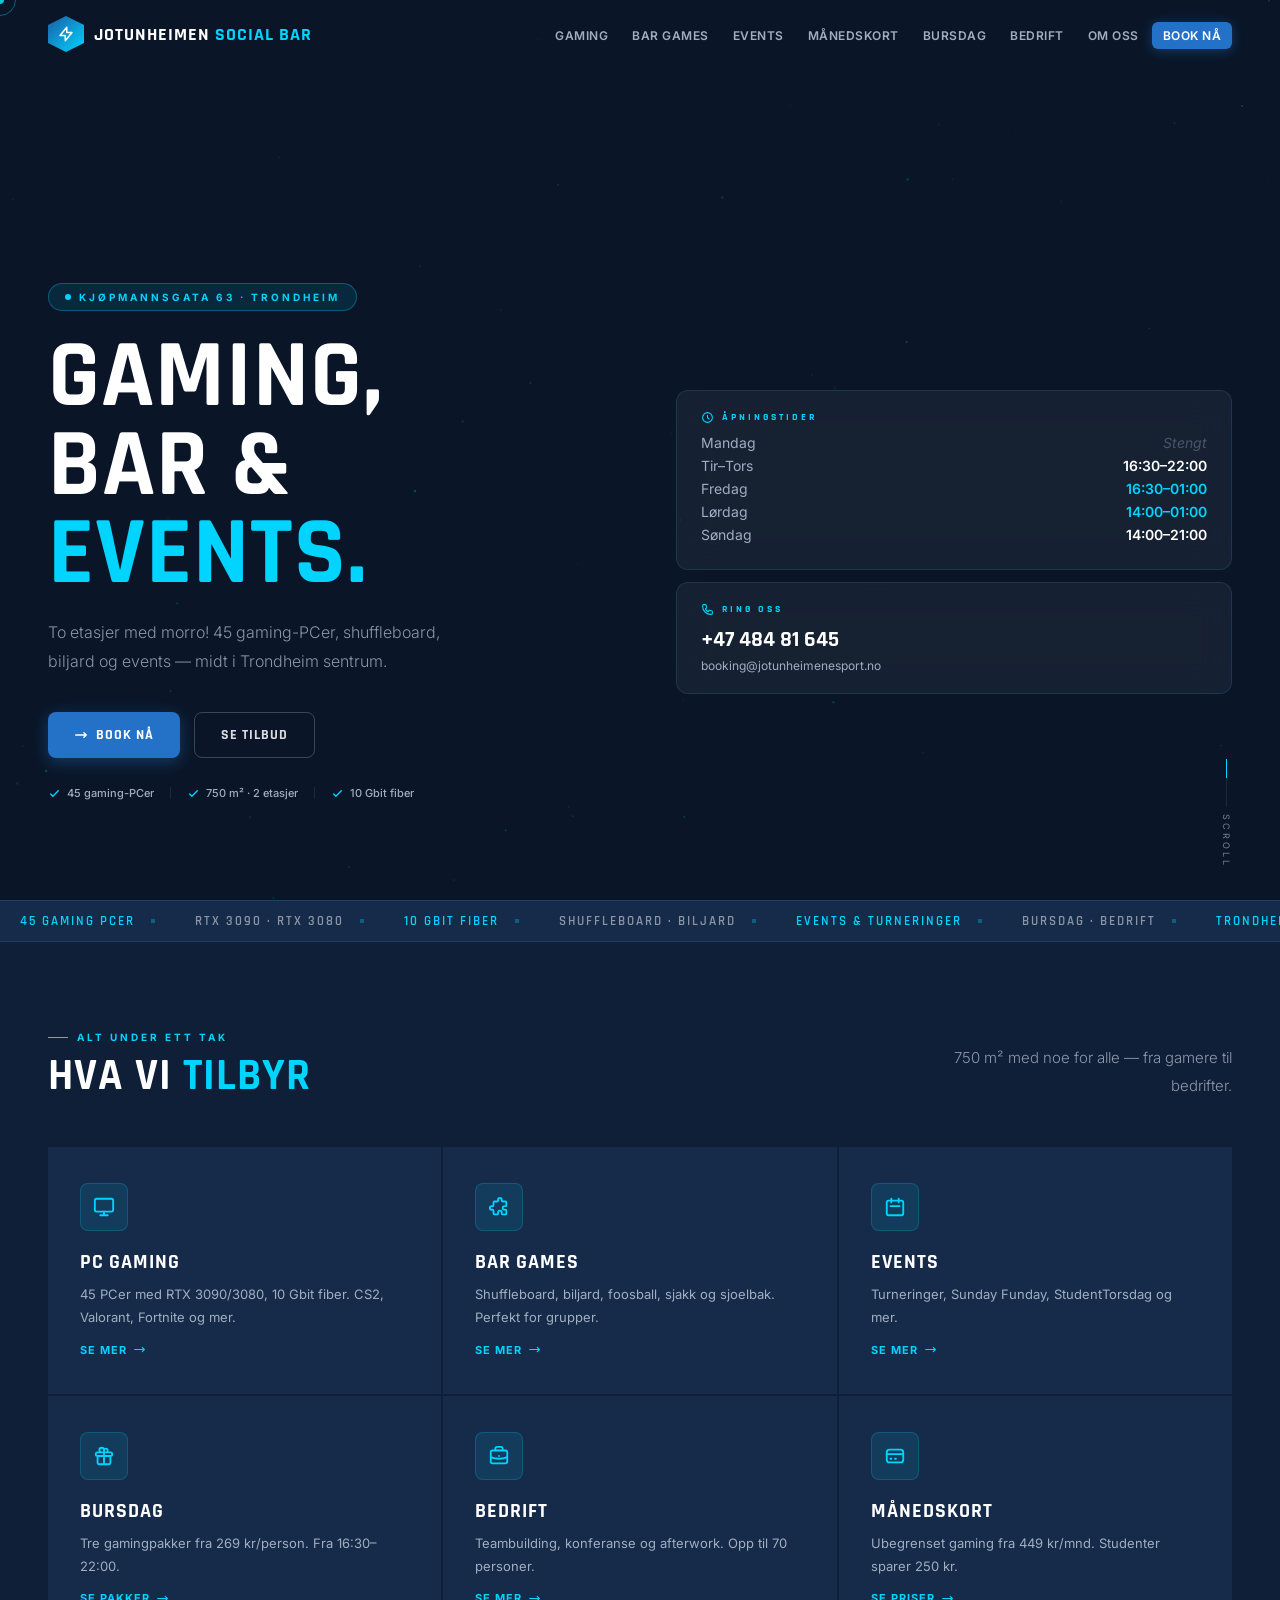
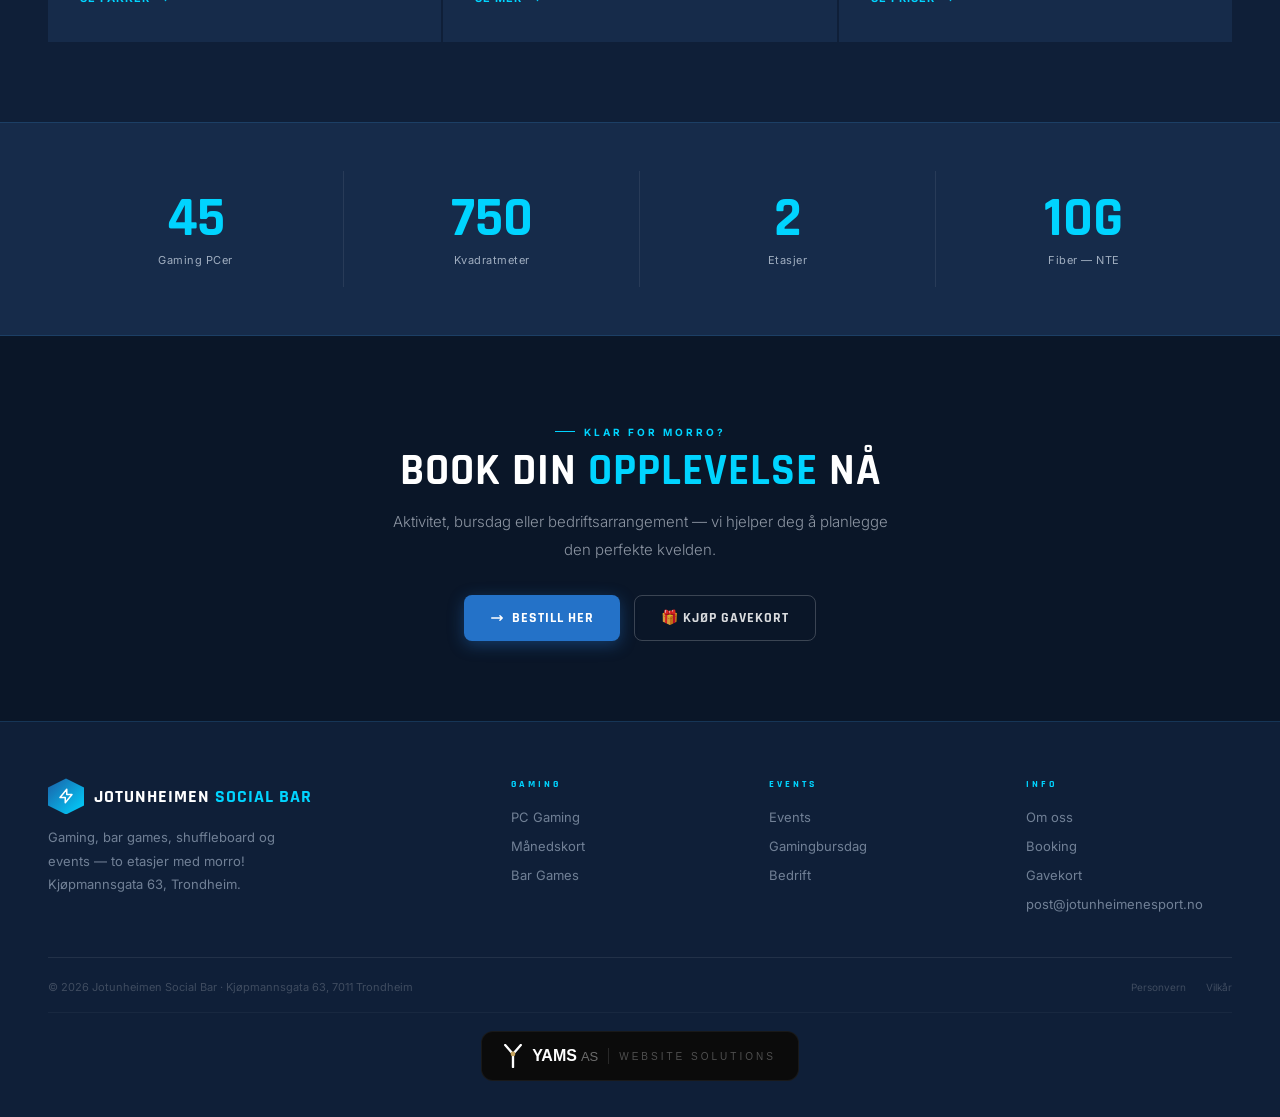
<file: index.html>
<!DOCTYPE html>
<html lang="no">
<head>
  <meta charset="UTF-8"/><meta name="viewport" content="width=device-width, initial-scale=1.0"/>
  <title>Jotunheimen Social Bar — Gaming, Bar Games & Events i Trondheim</title>
  <link rel="stylesheet" href="./style.css"/>
  <style>
    /* Hero */
    #hero { position:relative;min-height:100vh;display:flex;align-items:flex-end;overflow:hidden; }
    #hero-canvas { position:absolute;inset:0;z-index:0; }
    .hero-bg { position:absolute;inset:0;z-index:0;background-image:url('https://images.unsplash.com/photo-1542751371-adc38448a05e?w=1800&q=80');background-size:cover;background-position:center;filter:brightness(.35)saturate(.6); }
    .hero-overlay { position:absolute;inset:0;z-index:1;background:linear-gradient(150deg,rgba(10,22,40,.9) 0%,rgba(10,22,40,.4) 55%,rgba(10,22,40,.88) 100%); }
    .hero-inner { position:relative;z-index:2;max-width:1300px;margin:0 auto;width:100%;padding:100px 48px 100px;display:grid;grid-template-columns:1fr 1fr;gap:72px;align-items:center; }
    .hero-badge { display:inline-flex;align-items:center;gap:8px;background:var(--neon-dim);border:1px solid rgba(0,212,255,.3);color:var(--neon);font-size:10px;font-weight:700;letter-spacing:3px;text-transform:uppercase;padding:7px 16px;border-radius:50px;margin-bottom:22px;opacity:0;transform:translateY(10px);transition:opacity .6s .2s,transform .6s .2s; }
    #hero.on .hero-badge { opacity:1;transform:translateY(0); }
    .badge-dot { width:6px;height:6px;border-radius:50%;background:var(--neon);animation:bp 2s ease infinite; }
    @keyframes bp { 0%,100%{opacity:1}50%{opacity:.4} }
    .hero-title { font-family:'Rajdhani',sans-serif;font-weight:700;font-size:clamp(52px,7.5vw,96px);line-height:.92;letter-spacing:1px;text-transform:uppercase;color:white;margin-bottom:20px; }
    .hero-title .line { display:block;overflow:hidden; }
    .hero-title .line span { display:block;transform:translateY(110%);transition:transform .9s cubic-bezier(.16,1,.3,1); }
    #hero.on .hero-title .line:nth-child(1) span { transform:translateY(0);transition-delay:.35s; }
    #hero.on .hero-title .line:nth-child(2) span { transform:translateY(0);transition-delay:.5s; }
    #hero.on .hero-title .line:nth-child(3) span { transform:translateY(0);transition-delay:.65s; }
    .hero-title .neon { color:var(--neon); }
    .hero-sub { font-size:16px;font-weight:300;color:var(--dim);line-height:1.8;max-width:440px;margin-bottom:36px;opacity:0;transform:translateY(12px);transition:opacity .7s .85s,transform .7s .85s; }
    #hero.on .hero-sub { opacity:1;transform:translateY(0); }
    .hero-ctas { display:flex;gap:14px;flex-wrap:wrap;opacity:0;transform:translateY(12px);transition:opacity .7s 1s,transform .7s 1s; }
    #hero.on .hero-ctas { opacity:1;transform:translateY(0); }
    .hero-trust { display:flex;align-items:center;gap:16px;margin-top:28px;flex-wrap:wrap;opacity:0;transition:opacity .7s 1.2s; }
    #hero.on .hero-trust { opacity:1; }
    .ti { display:flex;align-items:center;gap:6px;font-size:11px;font-weight:500;color:var(--gray-lt); }
    .ti svg { width:13px;height:13px;color:var(--neon); }
    .tdiv { width:1px;height:12px;background:var(--border-2); }
    /* info cards */
    .hero-right { display:flex;flex-direction:column;gap:12px;opacity:0;transform:translateX(36px);transition:opacity .85s .5s,transform .85s .5s; }
    #hero.on .hero-right { opacity:1;transform:translateX(0); }
    .h-card { background:rgba(255,255,255,.05);backdrop-filter:blur(16px);border:1px solid var(--border);border-radius:12px;padding:20px 24px; }
    .h-card-title { font-family:'Rajdhani',sans-serif;font-size:10px;font-weight:700;letter-spacing:3px;text-transform:uppercase;color:var(--neon);margin-bottom:10px;display:flex;align-items:center;gap:8px; }
    .h-card-title svg { width:13px;height:13px; }
    .h-row { display:flex;justify-content:space-between;font-size:12px;margin-bottom:6px; }
    .h-day { color:var(--gray-lt); }
    .h-time { color:white;font-weight:600; }
    .h-time.late { color:var(--neon); }
    .h-closed { color:var(--gray);font-style:italic; }
    /* services section */
    .svc-grid { display:grid;grid-template-columns:repeat(3,1fr);gap:2px; }
    .svc-card { background:var(--navy-3);padding:36px 32px;position:relative;overflow:hidden;transition:background .25s;cursor:none; }
    .svc-card::after { content:'';position:absolute;bottom:0;left:0;right:0;height:2px;background:var(--neon);transform:scaleX(0);transform-origin:left;transition:transform .35s cubic-bezier(.16,1,.3,1); }
    .svc-card:hover { background:var(--navy-4); }
    .svc-card:hover::after { transform:scaleX(1); }
    .svc-icon { width:48px;height:48px;background:var(--neon-dim);border:1px solid rgba(0,212,255,.2);display:flex;align-items:center;justify-content:center;margin-bottom:18px;border-radius:8px;transition:background .25s; }
    .svc-card:hover .svc-icon { background:rgba(0,212,255,.18); }
    .svc-icon svg { width:22px;height:22px;color:var(--neon); }
    .svc-name { font-family:'Rajdhani',sans-serif;font-weight:700;font-size:20px;letter-spacing:1px;text-transform:uppercase;color:white;margin-bottom:8px; }
    .svc-desc { font-size:13px;color:var(--gray-lt);line-height:1.75; }
    .svc-link { display:inline-flex;align-items:center;gap:6px;margin-top:14px;font-size:11px;font-weight:700;letter-spacing:1px;text-transform:uppercase;color:var(--neon);text-decoration:none;cursor:none;transition:gap .2s; }
    .svc-link:hover { gap:10px; }
    .svc-link svg { width:13px;height:13px; }
    /* scroll indicator */
    .s-ind { position:absolute;bottom:32px;right:48px;z-index:2;display:flex;flex-direction:column;align-items:center;gap:7px;opacity:0;transition:opacity .6s 1.5s; }
    #hero.on .s-ind { opacity:1; }
    .s-ind span { font-size:9px;letter-spacing:3px;text-transform:uppercase;color:var(--gray-mid);writing-mode:vertical-rl; }
    .s-ln { width:1px;height:48px;background:var(--border-2);overflow:hidden;position:relative; }
    .s-ln::after { content:'';position:absolute;top:0;left:0;width:100%;height:40%;background:var(--neon);animation:sdown 1.8s ease infinite; }
    @keyframes sdown { 0%{top:-40%}100%{top:140%} }
    @media (max-width:900px) { .hero-inner { grid-template-columns:1fr;padding:90px 20px 80px; } .hero-right { display:none; } .svc-grid { grid-template-columns:1fr 1fr; } }
    @media (max-width:600px) { .svc-grid { grid-template-columns:1fr; } }
  </style>
</head>
<body>
<div id="cur"></div><div id="cur-ring"></div>
<button id="btt" aria-label="Til toppen"><svg fill="none" viewBox="0 0 24 24" stroke="currentColor" stroke-width="2.5"><path stroke-linecap="round" stroke-linejoin="round" d="M5 10l7-7m0 0l7 7m-7-7v18"/></svg></button>

<nav id="nav">
  <a href="./index.html" class="nav-logo"><div class="nav-logo-mark"><svg fill="none" viewBox="0 0 24 24" stroke="currentColor" stroke-width="2"><path stroke-linecap="round" stroke-linejoin="round" d="M13 10V3L4 14h7v7l9-11h-7z"/></svg></div><span class="nav-logo-text">Jotunheimen <span>Social Bar</span></span></a>
  <ul class="nav-links">
    <li><a href="./gaming.html">Gaming</a></li><li><a href="./social-games.html">Bar Games</a></li><li><a href="./events.html">Events</a></li><li><a href="./manedskort.html">Månedskort</a></li><li><a href="./bursdag.html">Bursdag</a></li><li><a href="./bedrift.html">Bedrift</a></li><li><a href="./om-oss.html">Om oss</a></li><li><a href="./booking.html" class="nav-cta">Book nå</a></li>
  </ul>
  <button class="burger" id="burger"><span></span><span></span><span></span></button>
</nav>
<div class="mob-nav" id="mob-nav">
  <a href="./gaming.html" class="mob-l">Gaming</a><a href="./social-games.html" class="mob-l">Bar Games</a><a href="./events.html" class="mob-l">Events</a><a href="./manedskort.html" class="mob-l">Månedskort</a><a href="./bursdag.html" class="mob-l">Bursdag</a><a href="./bedrift.html" class="mob-l">Bedrift</a><a href="./om-oss.html" class="mob-l">Om oss</a><a href="./booking.html" class="mob-l" style="color:var(--neon)">Book nå</a>
</div>

<!-- HERO -->
<section id="hero">
  <div class="hero-bg"></div>
  <canvas id="hero-canvas"></canvas>
  <div class="hero-overlay"></div>
  <div class="hero-inner">
    <div>
      <div class="hero-badge"><div class="badge-dot"></div>Kjøpmannsgata 63 · Trondheim</div>
      <h1 class="hero-title">
        <span class="line"><span>Gaming,</span></span>
        <span class="line"><span>Bar &amp;</span></span>
        <span class="line"><span><span class="neon">Events.</span></span></span>
      </h1>
      <p class="hero-sub">To etasjer med morro! 45 gaming-PCer, shuffleboard, biljard og events — midt i Trondheim sentrum.</p>
      <div class="hero-ctas">
        <a href="./booking.html" class="btn-neon"><svg fill="none" viewBox="0 0 24 24" stroke="currentColor" stroke-width="2.5" style="width:14px;height:14px"><path stroke-linecap="round" stroke-linejoin="round" d="M17 8l4 4m0 0l-4 4m4-4H3"/></svg>Book nå</a>
        <a href="./gaming.html" class="btn-ghost">Se tilbud</a>
      </div>
      <div class="hero-trust">
        <div class="ti"><svg fill="none" viewBox="0 0 24 24" stroke="currentColor" stroke-width="2.5"><path stroke-linecap="round" stroke-linejoin="round" d="M5 13l4 4L19 7"/></svg>45 gaming-PCer</div>
        <div class="tdiv"></div>
        <div class="ti"><svg fill="none" viewBox="0 0 24 24" stroke="currentColor" stroke-width="2.5"><path stroke-linecap="round" stroke-linejoin="round" d="M5 13l4 4L19 7"/></svg>750 m² · 2 etasjer</div>
        <div class="tdiv"></div>
        <div class="ti"><svg fill="none" viewBox="0 0 24 24" stroke="currentColor" stroke-width="2.5"><path stroke-linecap="round" stroke-linejoin="round" d="M5 13l4 4L19 7"/></svg>10 Gbit fiber</div>
      </div>
    </div>
    <div class="hero-right">
      <div class="h-card">
        <div class="h-card-title"><svg fill="none" viewBox="0 0 24 24" stroke="currentColor" stroke-width="2"><path stroke-linecap="round" stroke-linejoin="round" d="M12 8v4l3 3m6-3a9 9 0 11-18 0 9 9 0 0118 0z"/></svg>Åpningstider</div>
        <div class="h-row"><span class="h-day">Mandag</span><span class="h-closed">Stengt</span></div>
        <div class="h-row"><span class="h-day">Tir–Tors</span><span class="h-time">16:30–22:00</span></div>
        <div class="h-row"><span class="h-day">Fredag</span><span class="h-time late">16:30–01:00</span></div>
        <div class="h-row"><span class="h-day">Lørdag</span><span class="h-time late">14:00–01:00</span></div>
        <div class="h-row"><span class="h-day">Søndag</span><span class="h-time">14:00–21:00</span></div>
      </div>
      <div class="h-card">
        <div class="h-card-title"><svg fill="none" viewBox="0 0 24 24" stroke="currentColor" stroke-width="2"><path stroke-linecap="round" stroke-linejoin="round" d="M3 5a2 2 0 012-2h3.28a1 1 0 01.948.684l1.498 4.493a1 1 0 01-.502 1.21l-2.257 1.13a11.042 11.042 0 005.516 5.516l1.13-2.257a1 1 0 011.21-.502l4.493 1.498a1 1 0 01.684.949V19a2 2 0 01-2 2h-1C9.716 21 3 14.284 3 6V5z"/></svg>Ring oss</div>
        <div style="font-size:22px;font-family:'Rajdhani',sans-serif;font-weight:700;color:white"><a href="tel:+4748481645" style="color:white;text-decoration:none;cursor:none">+47 484 81 645</a></div>
        <div style="font-size:12px;color:var(--gray-lt);margin-top:4px">booking@jotunheimenesport.no</div>
      </div>
    </div>
  </div>
  <div class="s-ind"><div class="s-ln"></div><span>Scroll</span></div>
</section>

<!-- MARQUEE -->
<div class="mq-band"><div class="mq-track">
  <div class="mq-item"><span class="hl">45 Gaming PCer</span><div class="mq-dot"></div></div><div class="mq-item"><span>RTX 3090 · RTX 3080</span><div class="mq-dot"></div></div><div class="mq-item"><span class="hl">10 Gbit Fiber</span><div class="mq-dot"></div></div><div class="mq-item"><span>Shuffleboard · Biljard</span><div class="mq-dot"></div></div><div class="mq-item"><span class="hl">Events &amp; Turneringer</span><div class="mq-dot"></div></div><div class="mq-item"><span>Bursdag · Bedrift</span><div class="mq-dot"></div></div><div class="mq-item"><span class="hl">Trondheim Sentrum</span><div class="mq-dot"></div></div>
  <div class="mq-item"><span class="hl">45 Gaming PCer</span><div class="mq-dot"></div></div><div class="mq-item"><span>RTX 3090 · RTX 3080</span><div class="mq-dot"></div></div><div class="mq-item"><span class="hl">10 Gbit Fiber</span><div class="mq-dot"></div></div><div class="mq-item"><span>Shuffleboard · Biljard</span><div class="mq-dot"></div></div><div class="mq-item"><span class="hl">Events &amp; Turneringer</span><div class="mq-dot"></div></div><div class="mq-item"><span>Bursdag · Bedrift</span><div class="mq-dot"></div></div><div class="mq-item"><span class="hl">Trondheim Sentrum</span><div class="mq-dot"></div></div>
</div></div>

<!-- SERVICES -->
<section class="section section-mid">
  <div class="section-inner">
    <div class="section-header-row">
      <div><div class="s-eye reveal">Alt under ett tak</div><h2 class="s-title reveal d1">Hva vi <span class="neon">tilbyr</span></h2></div>
      <p class="s-sub reveal d2" style="text-align:right;max-width:300px">750 m² med noe for alle — fra gamere til bedrifter.</p>
    </div>
    <div class="svc-grid">
      <div class="svc-card reveal"><div class="svc-icon"><svg fill="none" viewBox="0 0 24 24" stroke="currentColor" stroke-width="2"><rect x="2" y="3" width="20" height="14" rx="2" fill="none" stroke="currentColor" stroke-width="2"/><path stroke-linecap="round" stroke-linejoin="round" d="M8 21h8M12 17v4"/></svg></div><div class="svc-name">PC Gaming</div><div class="svc-desc">45 PCer med RTX 3090/3080, 10 Gbit fiber. CS2, Valorant, Fortnite og mer.</div><a href="./gaming.html" class="svc-link">Se mer<svg fill="none" viewBox="0 0 24 24" stroke="currentColor" stroke-width="2"><path stroke-linecap="round" stroke-linejoin="round" d="M17 8l4 4m0 0l-4 4m4-4H3"/></svg></a></div>
      <div class="svc-card reveal d1"><div class="svc-icon"><svg fill="none" viewBox="0 0 24 24" stroke="currentColor" stroke-width="2"><path stroke-linecap="round" stroke-linejoin="round" d="M11 4a2 2 0 114 0v1a1 1 0 001 1h3a1 1 0 011 1v3a1 1 0 01-1 1h-1a2 2 0 100 4h1a1 1 0 011 1v3a1 1 0 01-1 1h-3a1 1 0 01-1-1v-1a2 2 0 10-4 0v1a1 1 0 01-1 1H7a1 1 0 01-1-1v-3a1 1 0 00-1-1H4a2 2 0 110-4h1a1 1 0 001-1V7a1 1 0 011-1h3a1 1 0 001-1V4z"/></svg></div><div class="svc-name">Bar Games</div><div class="svc-desc">Shuffleboard, biljard, foosball, sjakk og sjoelbak. Perfekt for grupper.</div><a href="./social-games.html" class="svc-link">Se mer<svg fill="none" viewBox="0 0 24 24" stroke="currentColor" stroke-width="2"><path stroke-linecap="round" stroke-linejoin="round" d="M17 8l4 4m0 0l-4 4m4-4H3"/></svg></a></div>
      <div class="svc-card reveal d2"><div class="svc-icon"><svg fill="none" viewBox="0 0 24 24" stroke="currentColor" stroke-width="2"><path stroke-linecap="round" stroke-linejoin="round" d="M8 7V3m8 4V3m-9 8h10M5 21h14a2 2 0 002-2V7a2 2 0 00-2-2H5a2 2 0 00-2 2v12a2 2 0 002 2z"/></svg></div><div class="svc-name">Events</div><div class="svc-desc">Turneringer, Sunday Funday, StudentTorsdag og mer.</div><a href="./events.html" class="svc-link">Se mer<svg fill="none" viewBox="0 0 24 24" stroke="currentColor" stroke-width="2"><path stroke-linecap="round" stroke-linejoin="round" d="M17 8l4 4m0 0l-4 4m4-4H3"/></svg></a></div>
      <div class="svc-card reveal d3"><div class="svc-icon"><svg fill="none" viewBox="0 0 24 24" stroke="currentColor" stroke-width="2"><path stroke-linecap="round" stroke-linejoin="round" d="M12 8v13m0-13V6a2 2 0 112 2h-2zm0 0V5.5A2.5 2.5 0 109.5 8H12zm-7 4h14M5 12a2 2 0 110-4h14a2 2 0 110 4M5 12v7a2 2 0 002 2h10a2 2 0 002-2v-7"/></svg></div><div class="svc-name">Bursdag</div><div class="svc-desc">Tre gamingpakker fra 269 kr/person. Fra 16:30–22:00.</div><a href="./bursdag.html" class="svc-link">Se pakker<svg fill="none" viewBox="0 0 24 24" stroke="currentColor" stroke-width="2"><path stroke-linecap="round" stroke-linejoin="round" d="M17 8l4 4m0 0l-4 4m4-4H3"/></svg></a></div>
      <div class="svc-card reveal d4"><div class="svc-icon"><svg fill="none" viewBox="0 0 24 24" stroke="currentColor" stroke-width="2"><path stroke-linecap="round" stroke-linejoin="round" d="M21 13.255A23.931 23.931 0 0112 15c-3.183 0-6.22-.62-9-1.745M16 6V4a2 2 0 00-2-2h-4a2 2 0 00-2 2v2m4 6h.01M5 20h14a2 2 0 002-2V8a2 2 0 00-2-2H5a2 2 0 00-2 2v10a2 2 0 002 2z"/></svg></div><div class="svc-name">Bedrift</div><div class="svc-desc">Teambuilding, konferanse og afterwork. Opp til 70 personer.</div><a href="./bedrift.html" class="svc-link">Se mer<svg fill="none" viewBox="0 0 24 24" stroke="currentColor" stroke-width="2"><path stroke-linecap="round" stroke-linejoin="round" d="M17 8l4 4m0 0l-4 4m4-4H3"/></svg></a></div>
      <div class="svc-card reveal d5"><div class="svc-icon"><svg fill="none" viewBox="0 0 24 24" stroke="currentColor" stroke-width="2"><path stroke-linecap="round" stroke-linejoin="round" d="M3 10h18M7 15h1m4 0h1m-7 4h12a3 3 0 003-3V8a3 3 0 00-3-3H6a3 3 0 00-3 3v8a3 3 0 003 3z"/></svg></div><div class="svc-name">Månedskort</div><div class="svc-desc">Ubegrenset gaming fra 449 kr/mnd. Studenter sparer 250 kr.</div><a href="./manedskort.html" class="svc-link">Se priser<svg fill="none" viewBox="0 0 24 24" stroke="currentColor" stroke-width="2"><path stroke-linecap="round" stroke-linejoin="round" d="M17 8l4 4m0 0l-4 4m4-4H3"/></svg></a></div>
    </div>
  </div>
</section>

<!-- STATS -->
<div class="stats-band">
  <div class="stats-inner">
    <div class="stat-c reveal"><div class="stat-n">45</div><div class="stat-l">Gaming PCer</div></div>
    <div class="stat-c reveal d1"><div class="stat-n">750</div><div class="stat-l">Kvadratmeter</div></div>
    <div class="stat-c reveal d2"><div class="stat-n">2</div><div class="stat-l">Etasjer</div></div>
    <div class="stat-c reveal d3"><div class="stat-n">10G</div><div class="stat-l">Fiber — NTE</div></div>
  </div>
</div>

<!-- CTA -->
<section class="section section-dark" style="text-align:center">
  <div class="section-inner" style="max-width:680px">
    <div class="s-eye reveal" style="justify-content:center;display:inline-flex">Klar for morro?</div>
    <h2 class="s-title reveal d1" style="margin-bottom:14px">Book din <span class="neon">opplevelse</span> nå</h2>
    <p class="s-sub reveal d2" style="margin:0 auto 32px">Aktivitet, bursdag eller bedriftsarrangement — vi hjelper deg å planlegge den perfekte kvelden.</p>
    <div class="reveal d3" style="display:flex;gap:14px;justify-content:center;flex-wrap:wrap">
      <a href="./booking.html" class="btn-neon"><svg fill="none" viewBox="0 0 24 24" stroke="currentColor" stroke-width="2.5" style="width:14px;height:14px"><path stroke-linecap="round" stroke-linejoin="round" d="M17 8l4 4m0 0l-4 4m4-4H3"/></svg>Bestill her</a>
      <a href="https://giftup.app/place-order/3336cc1d-587f-4359-ce0d-08da5a8eb0e7?platform=hosted" target="_blank" class="btn-ghost">🎁 Kjøp gavekort</a>
    </div>
  </div>
</section>

<!-- FOOTER -->
<footer>
  <div class="footer-top">
    <div class="fb"><a href="./index.html" class="nav-logo"><div class="nav-logo-mark"><svg fill="none" viewBox="0 0 24 24" stroke="currentColor" stroke-width="2"><path stroke-linecap="round" stroke-linejoin="round" d="M13 10V3L4 14h7v7l9-11h-7z"/></svg></div><span class="nav-logo-text">Jotunheimen <span>Social Bar</span></span></a><p>Gaming, bar games, shuffleboard og events — to etasjer med morro! Kjøpmannsgata 63, Trondheim.</p></div>
    <div class="fc"><h5>Gaming</h5><ul><li><a href="./gaming.html">PC Gaming</a></li><li><a href="./manedskort.html">Månedskort</a></li><li><a href="./social-games.html">Bar Games</a></li></ul></div>
    <div class="fc"><h5>Events</h5><ul><li><a href="./events.html">Events</a></li><li><a href="./bursdag.html">Gamingbursdag</a></li><li><a href="./bedrift.html">Bedrift</a></li></ul></div>
    <div class="fc"><h5>Info</h5><ul><li><a href="./om-oss.html">Om oss</a></li><li><a href="./booking.html">Booking</a></li><li><a href="https://giftup.app/place-order/3336cc1d-587f-4359-ce0d-08da5a8eb0e7?platform=hosted" target="_blank">Gavekort</a></li><li><a href="mailto:post@jotunheimenesport.no">post@jotunheimenesport.no</a></li></ul></div>
  </div>
  <div class="footer-bottom"><p>&copy; 2026 Jotunheimen Social Bar · Kjøpmannsgata 63, 7011 Trondheim</p><div class="fbl"><a href="#">Personvern</a><a href="#">Vilkår</a></div></div>
  <div class="yams-c"><div style="display:inline-flex;align-items:center;gap:10px;background:#0B0B0B;border:1px solid rgba(255,255,255,.06);border-radius:12px;padding:12px 22px;"><svg width="18" height="24" viewBox="0 0 34 46" fill="none"><line x1="2" y1="2" x2="17" y2="19" stroke="#FFF" stroke-width="4.5" stroke-linecap="round"/><line x1="32" y1="2" x2="17" y2="19" stroke="#FFF" stroke-width="4.5" stroke-linecap="round"/><line x1="17" y1="19" x2="17" y2="44" stroke="#FFF" stroke-width="4.5" stroke-linecap="round"/><circle cx="17" cy="19" r="4.5" fill="#C8A660"/></svg><div style="display:flex;align-items:baseline;gap:4px;line-height:1;"><span style="font-family:'Outfit',sans-serif;font-size:16px;font-weight:700;color:#FFF;">YAMS</span><span style="font-family:'Outfit',sans-serif;font-size:13px;font-weight:300;color:rgba(255,255,255,.4);">AS</span></div><span style="width:1px;height:16px;background:rgba(255,255,255,.12);"></span><span style="font-family:'Outfit',sans-serif;font-size:10px;letter-spacing:3px;text-transform:uppercase;color:rgba(255,255,255,.28);">Website Solutions</span></div></div>
</footer>

<script>
const hc=document.getElementById('hero-canvas'),hctx=hc.getContext('2d');
let hw,hh,pts=[];
function r(){hw=hc.width=window.innerWidth;hh=hc.height=window.innerHeight;}r();window.addEventListener('resize',r,{passive:true});
for(let i=0;i<100;i++)pts.push({x:Math.random()*window.innerWidth,y:Math.random()*window.innerHeight,r:Math.random()*1.2+.2,op:Math.random()*.4+.05,sp:Math.random()*.008+.003,ph:Math.random()*Math.PI*2});
function dp(){hctx.clearRect(0,0,hw,hh);const t=Date.now()*.001;pts.forEach(p=>{const o=p.op+Math.sin(t*p.sp*60+p.ph)*.2;hctx.beginPath();hctx.arc(p.x,p.y,p.r,0,Math.PI*2);hctx.fillStyle=`rgba(0,212,255,${Math.max(0,o)})`;hctx.fill();});requestAnimationFrame(dp);}dp();
const hero=document.getElementById('hero');const go=()=>hero.classList.add('on');window.addEventListener('load',go);setTimeout(go,100);
</script>
<script src="./shared.js"></script>
</body>
</html>
</file>
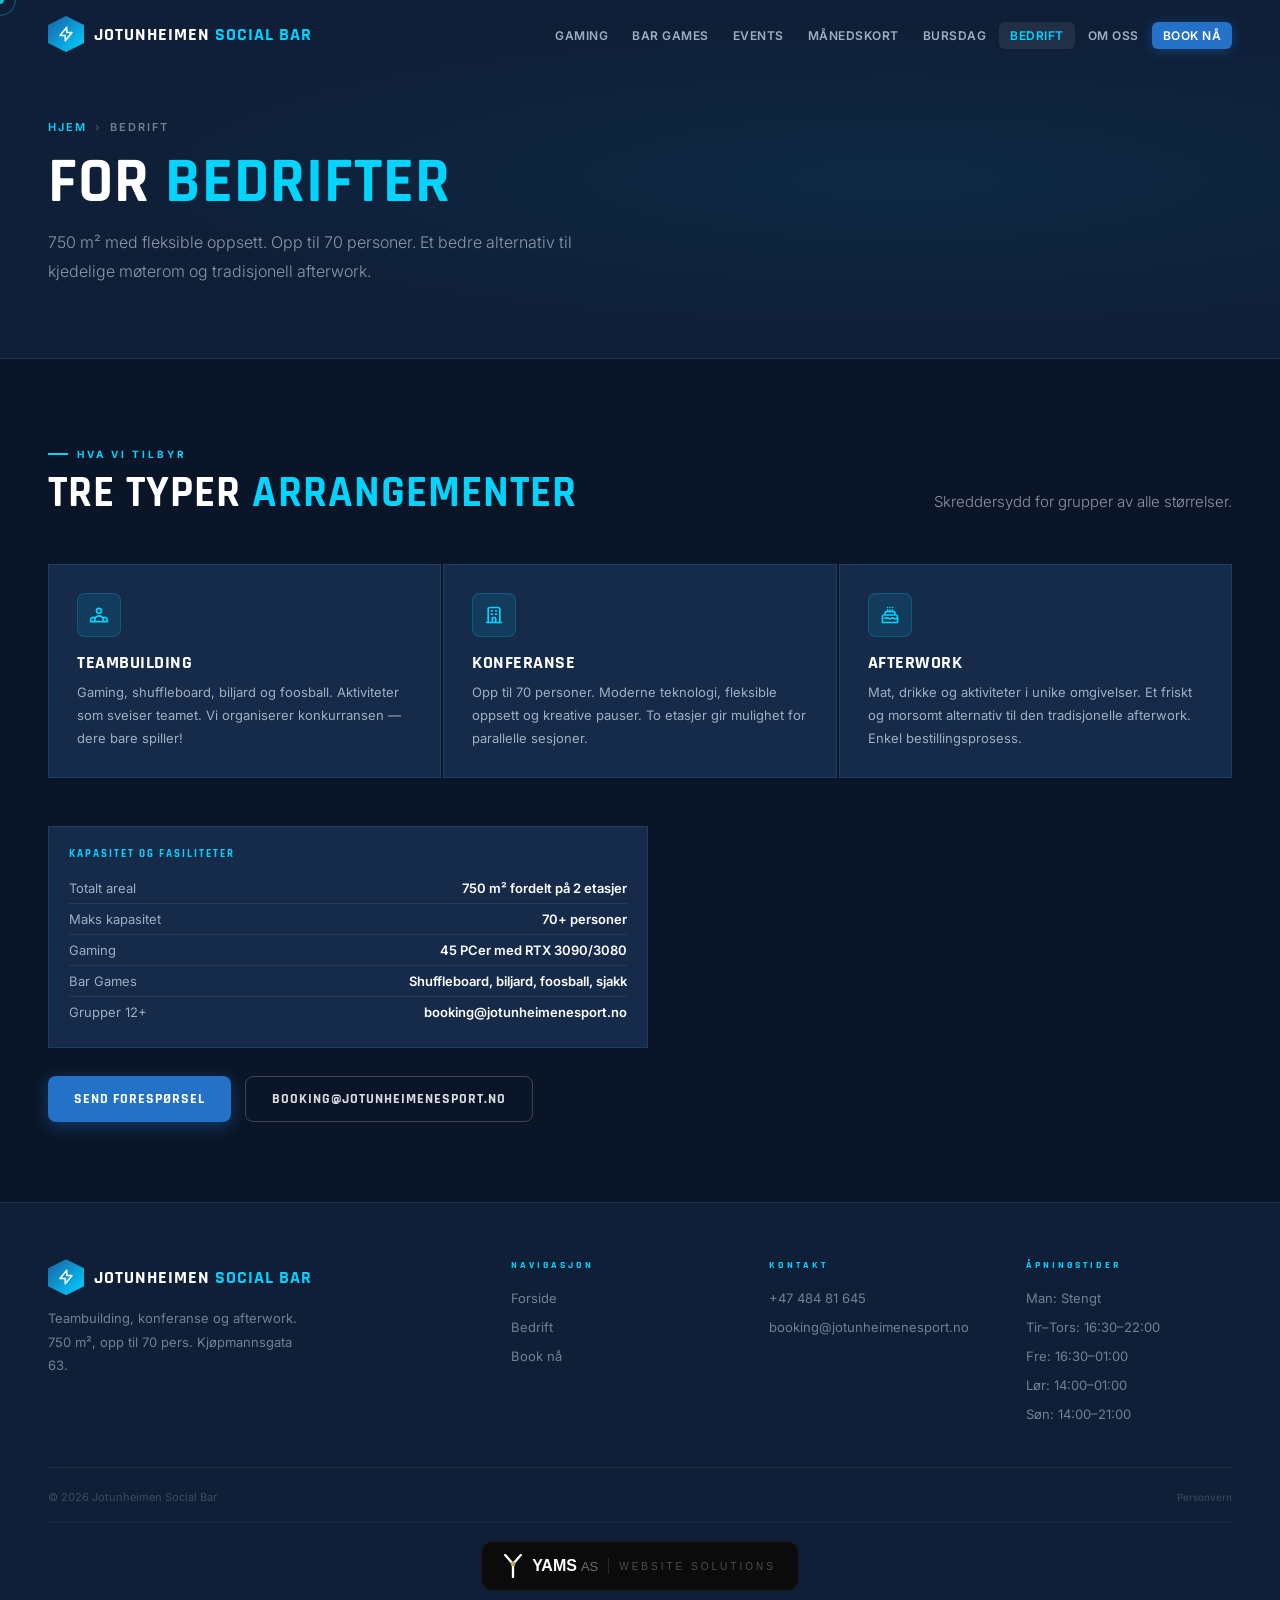
<file: bedrift.html>
<!DOCTYPE html>
<html lang="no">
<head>
  <meta charset="UTF-8"/><meta name="viewport" content="width=device-width, initial-scale=1.0"/>
  <title>Bedrift — Jotunheimen Social Bar</title>
  <link rel="stylesheet" href="./style.css"/>
</head>
<body>
<div id="cur"></div><div id="cur-ring"></div>
<button id="btt" aria-label="Til toppen"><svg fill="none" viewBox="0 0 24 24" stroke="currentColor" stroke-width="2.5"><path stroke-linecap="round" stroke-linejoin="round" d="M5 10l7-7m0 0l7 7m-7-7v18"/></svg></button>
<nav id="nav">
  <a href="./index.html" class="nav-logo"><div class="nav-logo-mark"><svg fill="none" viewBox="0 0 24 24" stroke="currentColor" stroke-width="2"><path stroke-linecap="round" stroke-linejoin="round" d="M13 10V3L4 14h7v7l9-11h-7z"/></svg></div><span class="nav-logo-text">Jotunheimen <span>Social Bar</span></span></a>
  <ul class="nav-links">
    <li><a href="./gaming.html">Gaming</a></li><li><a href="./social-games.html">Bar Games</a></li><li><a href="./events.html">Events</a></li><li><a href="./manedskort.html">Månedskort</a></li><li><a href="./bursdag.html">Bursdag</a></li><li><a href="./bedrift.html" class="active">Bedrift</a></li><li><a href="./om-oss.html">Om oss</a></li><li><a href="./booking.html" class="nav-cta">Book nå</a></li>
  </ul>
  <button class="burger" id="burger"><span></span><span></span><span></span></button>
</nav>
<div class="mob-nav" id="mob-nav"><a href="./gaming.html" class="mob-l">Gaming</a><a href="./social-games.html" class="mob-l">Bar Games</a><a href="./events.html" class="mob-l">Events</a><a href="./manedskort.html" class="mob-l">Månedskort</a><a href="./bursdag.html" class="mob-l">Bursdag</a><a href="./bedrift.html" class="mob-l">Bedrift</a><a href="./om-oss.html" class="mob-l">Om oss</a><a href="./booking.html" class="mob-l" style="color:var(--neon)">Book nå</a></div>

<div class="page-hero"><div class="page-hero-inner">
  <div class="page-breadcrumb"><a href="./index.html">Hjem</a><span>›</span>Bedrift</div>
  <h1 class="page-title">For <span class="neon">bedrifter</span></h1>
  <p class="page-subtitle">750 m² med fleksible oppsett. Opp til 70 personer. Et bedre alternativ til kjedelige møterom og tradisjonell afterwork.</p>
</div></div>

<section class="section section-dark">
  <div class="section-inner">
    <div class="section-header-row">
      <div><div class="s-eye reveal">Hva vi tilbyr</div><h2 class="s-title reveal d1">Tre typer <span class="neon">arrangementer</span></h2></div>
      <p class="s-sub reveal d2" style="text-align:right;max-width:300px">Skreddersydd for grupper av alle størrelser.</p>
    </div>
    <div class="grid-3">
      <div class="card card-lined reveal">
        <div class="card-icon"><svg fill="none" viewBox="0 0 24 24" stroke="currentColor" stroke-width="2"><path stroke-linecap="round" stroke-linejoin="round" d="M17 20h5v-2a3 3 0 00-5.356-1.857M17 20H7m10 0v-2c0-.656-.126-1.283-.356-1.857M7 20H2v-2a3 3 0 015.356-1.857M7 20v-2c0-.656.126-1.283.356-1.857m0 0a5.002 5.002 0 019.288 0M15 7a3 3 0 11-6 0 3 3 0 016 0z"/></svg></div>
        <div class="card-name">Teambuilding</div>
        <div class="card-desc">Gaming, shuffleboard, biljard og foosball. Aktiviteter som sveiser teamet. Vi organiserer konkurransen — dere bare spiller!</div>
      </div>
      <div class="card card-lined reveal d1">
        <div class="card-icon"><svg fill="none" viewBox="0 0 24 24" stroke="currentColor" stroke-width="2"><path stroke-linecap="round" stroke-linejoin="round" d="M19 21V5a2 2 0 00-2-2H7a2 2 0 00-2 2v16m14 0h2m-2 0h-5m-9 0H3m2 0h5M9 7h1m-1 4h1m4-4h1m-1 4h1m-5 10v-5a1 1 0 011-1h2a1 1 0 011 1v5m-4 0h4"/></svg></div>
        <div class="card-name">Konferanse</div>
        <div class="card-desc">Opp til 70 personer. Moderne teknologi, fleksible oppsett og kreative pauser. To etasjer gir mulighet for parallelle sesjoner.</div>
      </div>
      <div class="card card-lined reveal d2">
        <div class="card-icon"><svg fill="none" viewBox="0 0 24 24" stroke="currentColor" stroke-width="2"><path stroke-linecap="round" stroke-linejoin="round" d="M21 15.546c-.523 0-1.046.151-1.5.454a2.704 2.704 0 01-3 0 2.704 2.704 0 00-3 0 2.704 2.704 0 01-3 0 2.704 2.704 0 00-3 0 2.701 2.701 0 00-1.5-.454M9 6v2m3-2v2m3-2v2M9 3h.01M12 3h.01M15 3h.01M21 21v-7a2 2 0 00-2-2H5a2 2 0 00-2 2v7h18zm-3-9v-2a2 2 0 00-2-2H8a2 2 0 00-2 2v2h12z"/></svg></div>
        <div class="card-name">AfterWork</div>
        <div class="card-desc">Mat, drikke og aktiviteter i unike omgivelser. Et friskt og morsomt alternativ til den tradisjonelle afterwork. Enkel bestillingsprosess.</div>
      </div>
    </div>
    <div style="margin-top:48px" class="reveal">
      <div class="spec-table" style="max-width:600px">
        <div class="spec-title">Kapasitet og fasiliteter</div>
        <div class="spec-row"><span class="spec-k">Totalt areal</span><span class="spec-v">750 m² fordelt på 2 etasjer</span></div>
        <div class="spec-row"><span class="spec-k">Maks kapasitet</span><span class="spec-v">70+ personer</span></div>
        <div class="spec-row"><span class="spec-k">Gaming</span><span class="spec-v">45 PCer med RTX 3090/3080</span></div>
        <div class="spec-row"><span class="spec-k">Bar Games</span><span class="spec-v">Shuffleboard, biljard, foosball, sjakk</span></div>
        <div class="spec-row"><span class="spec-k">Grupper 12+</span><span class="spec-v">booking@jotunheimenesport.no</span></div>
      </div>
    </div>
    <div style="margin-top:28px;display:flex;gap:14px;flex-wrap:wrap" class="reveal">
      <a href="./booking.html" class="btn-neon">Send forespørsel</a>
      <a href="mailto:booking@jotunheimenesport.no" class="btn-ghost">booking@jotunheimenesport.no</a>
    </div>
  </div>
</section>

<footer>
  <div class="footer-top">
    <div class="fb"><a href="./index.html" class="nav-logo"><div class="nav-logo-mark"><svg fill="none" viewBox="0 0 24 24" stroke="currentColor" stroke-width="2"><path stroke-linecap="round" stroke-linejoin="round" d="M13 10V3L4 14h7v7l9-11h-7z"/></svg></div><span class="nav-logo-text">Jotunheimen <span>Social Bar</span></span></a><p>Teambuilding, konferanse og afterwork. 750 m², opp til 70 pers. Kjøpmannsgata 63.</p></div>
    <div class="fc"><h5>Navigasjon</h5><ul><li><a href="./index.html">Forside</a></li><li><a href="./bedrift.html">Bedrift</a></li><li><a href="./booking.html">Book nå</a></li></ul></div>
    <div class="fc"><h5>Kontakt</h5><ul><li><a href="tel:+4748481645">+47 484 81 645</a></li><li><a href="mailto:booking@jotunheimenesport.no">booking@jotunheimenesport.no</a></li></ul></div>
    <div class="fc"><h5>Åpningstider</h5><ul><li><a href="#">Man: Stengt</a></li><li><a href="#">Tir–Tors: 16:30–22:00</a></li><li><a href="#">Fre: 16:30–01:00</a></li><li><a href="#">Lør: 14:00–01:00</a></li><li><a href="#">Søn: 14:00–21:00</a></li></ul></div>
  </div>
  <div class="footer-bottom"><p>&copy; 2026 Jotunheimen Social Bar</p><div class="fbl"><a href="#">Personvern</a></div></div>
  <div class="yams-c"><div style="display:inline-flex;align-items:center;gap:10px;background:#0B0B0B;border:1px solid rgba(255,255,255,.06);border-radius:12px;padding:12px 22px;"><svg width="18" height="24" viewBox="0 0 34 46" fill="none"><line x1="2" y1="2" x2="17" y2="19" stroke="#FFF" stroke-width="4.5" stroke-linecap="round"/><line x1="32" y1="2" x2="17" y2="19" stroke="#FFF" stroke-width="4.5" stroke-linecap="round"/><line x1="17" y1="19" x2="17" y2="44" stroke="#FFF" stroke-width="4.5" stroke-linecap="round"/><circle cx="17" cy="19" r="4.5" fill="#C8A660"/></svg><div style="display:flex;align-items:baseline;gap:4px;line-height:1;"><span style="font-family:'Outfit',sans-serif;font-size:16px;font-weight:700;color:#FFF;">YAMS</span><span style="font-family:'Outfit',sans-serif;font-size:13px;font-weight:300;color:rgba(255,255,255,.4);">AS</span></div><span style="width:1px;height:16px;background:rgba(255,255,255,.12);"></span><span style="font-family:'Outfit',sans-serif;font-size:10px;letter-spacing:3px;text-transform:uppercase;color:rgba(255,255,255,.28);">Website Solutions</span></div></div>
</footer>
<script src="./shared.js"></script>
</body>
</html>
</file>
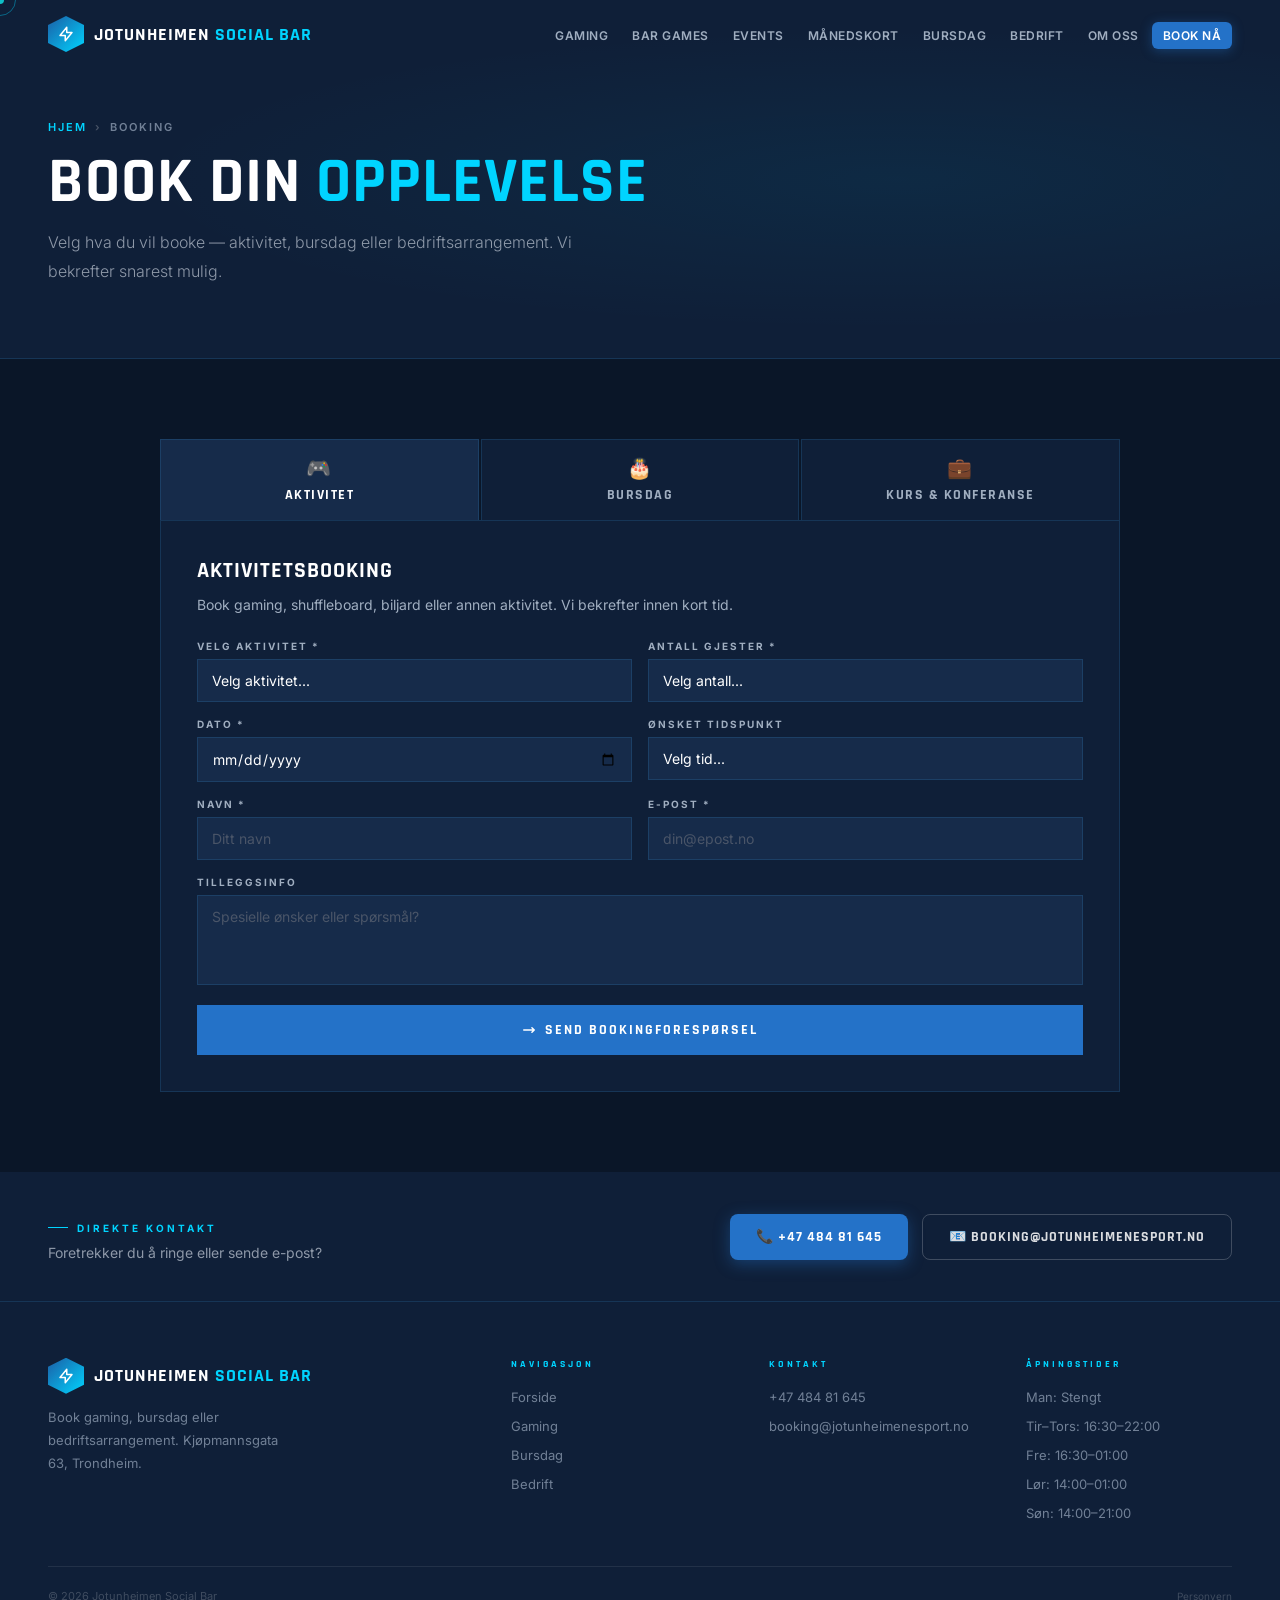
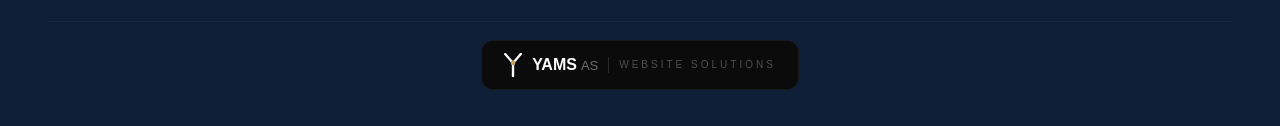
<file: booking.html>
<!DOCTYPE html>
<html lang="no">
<head>
  <meta charset="UTF-8"/><meta name="viewport" content="width=device-width, initial-scale=1.0"/>
  <title>Booking — Jotunheimen Social Bar</title>
  <link rel="stylesheet" href="./style.css"/>
  <style>
    .btabs { display:flex;gap:2px;margin-bottom:0; }
    .btab { flex:1;font-family:'Rajdhani',sans-serif;font-size:14px;font-weight:700;letter-spacing:1.5px;text-transform:uppercase;padding:16px 12px;cursor:none;border:1px solid var(--border);background:var(--navy-2);color:var(--gray-lt);transition:all .2s;border-bottom:none;text-align:center; }
    .btab.active { background:var(--navy-3);color:white;border-color:var(--border); }
    .btab:hover:not(.active) { background:var(--navy-3);color:var(--gray-xl); }
    .btab-icon { display:block;font-size:20px;margin-bottom:4px; }
    .bpanel { display:none;background:var(--navy-2);border:1px solid var(--border);padding:36px; }
    .bpanel.active { display:block; }
    .bpanel h3 { font-family:'Rajdhani',sans-serif;font-weight:700;font-size:22px;text-transform:uppercase;letter-spacing:1px;color:white;margin-bottom:8px; }
    .bpanel-desc { font-size:14px;color:var(--gray-lt);margin-bottom:24px;line-height:1.7; }
    @media (max-width:600px) { .btabs { flex-direction:column; } .btab { border-bottom:1px solid var(--border); } .btab.active { border-bottom:none; } }
  </style>
</head>
<body>
<div id="cur"></div><div id="cur-ring"></div>
<button id="btt" aria-label="Til toppen"><svg fill="none" viewBox="0 0 24 24" stroke="currentColor" stroke-width="2.5"><path stroke-linecap="round" stroke-linejoin="round" d="M5 10l7-7m0 0l7 7m-7-7v18"/></svg></button>
<nav id="nav">
  <a href="./index.html" class="nav-logo"><div class="nav-logo-mark"><svg fill="none" viewBox="0 0 24 24" stroke="currentColor" stroke-width="2"><path stroke-linecap="round" stroke-linejoin="round" d="M13 10V3L4 14h7v7l9-11h-7z"/></svg></div><span class="nav-logo-text">Jotunheimen <span>Social Bar</span></span></a>
  <ul class="nav-links">
    <li><a href="./gaming.html">Gaming</a></li><li><a href="./social-games.html">Bar Games</a></li><li><a href="./events.html">Events</a></li><li><a href="./manedskort.html">Månedskort</a></li><li><a href="./bursdag.html">Bursdag</a></li><li><a href="./bedrift.html">Bedrift</a></li><li><a href="./om-oss.html">Om oss</a></li><li><a href="./booking.html" class="nav-cta active">Book nå</a></li>
  </ul>
  <button class="burger" id="burger"><span></span><span></span><span></span></button>
</nav>
<div class="mob-nav" id="mob-nav"><a href="./gaming.html" class="mob-l">Gaming</a><a href="./social-games.html" class="mob-l">Bar Games</a><a href="./events.html" class="mob-l">Events</a><a href="./manedskort.html" class="mob-l">Månedskort</a><a href="./bursdag.html" class="mob-l">Bursdag</a><a href="./bedrift.html" class="mob-l">Bedrift</a><a href="./om-oss.html" class="mob-l">Om oss</a><a href="./booking.html" class="mob-l" style="color:var(--neon)">Book nå</a></div>

<div class="page-hero"><div class="page-hero-inner">
  <div class="page-breadcrumb"><a href="./index.html">Hjem</a><span>›</span>Booking</div>
  <h1 class="page-title">Book din <span class="neon">opplevelse</span></h1>
  <p class="page-subtitle">Velg hva du vil booke — aktivitet, bursdag eller bedriftsarrangement. Vi bekrefter snarest mulig.</p>
</div></div>

<section class="section section-dark">
  <div class="section-inner" style="max-width:960px">
    <div class="btabs">
      <button class="btab active" data-tab="akt"><span class="btab-icon">🎮</span>Aktivitet</button>
      <button class="btab" data-tab="bur"><span class="btab-icon">🎂</span>Bursdag</button>
      <button class="btab" data-tab="bed"><span class="btab-icon">💼</span>Kurs &amp; Konferanse</button>
    </div>

    <!-- AKTIVITET -->
    <div class="bpanel active" id="panel-akt">
      <h3>Aktivitetsbooking</h3>
      <p class="bpanel-desc">Book gaming, shuffleboard, biljard eller annen aktivitet. Vi bekrefter innen kort tid.</p>
      <form class="booking-form" data-form="akt">
        <div class="form-row">
          <div class="form-group"><label>Velg aktivitet *</label><select required><option value="">Velg aktivitet...</option><option>PC Gaming</option><option>Shuffleboard</option><option>Biljard</option><option>Sjakk</option><option>Sjoelbak / Foosball</option><option>Kombipakke</option></select></div>
          <div class="form-group"><label>Antall gjester *</label><select required><option value="">Velg antall...</option><option>1–2 personer</option><option>3–5 personer</option><option>6–10 personer</option><option>11–20 personer</option><option>21+ personer</option></select></div>
        </div>
        <div class="form-row">
          <div class="form-group"><label>Dato *</label><input type="date" required/></div>
          <div class="form-group"><label>Ønsket tidspunkt</label><select><option value="">Velg tid...</option><option>16:30</option><option>17:00</option><option>17:30</option><option>18:00</option><option>18:30</option><option>19:00</option><option>19:30</option><option>20:00</option><option>20:30</option><option>21:00</option></select></div>
        </div>
        <div class="form-row">
          <div class="form-group"><label>Navn *</label><input type="text" required placeholder="Ditt navn"/></div>
          <div class="form-group"><label>E-post *</label><input type="email" required placeholder="din@epost.no"/></div>
        </div>
        <div class="form-group"><label>Tilleggsinfo</label><textarea placeholder="Spesielle ønsker eller spørsmål?"></textarea></div>
        <button type="submit" class="form-submit" id="sub-akt"><svg style="width:14px;height:14px" fill="none" viewBox="0 0 24 24" stroke="currentColor" stroke-width="2.5"><path stroke-linecap="round" stroke-linejoin="round" d="M17 8l4 4m0 0l-4 4m4-4H3"/></svg>Send bookingforespørsel</button>
        <div class="form-success" id="suc-akt">Takk! Vi bekrefter bookingen din så snart som mulig på oppgitt e-post.</div>
      </form>
    </div>

    <!-- BURSDAG -->
    <div class="bpanel" id="panel-bur">
      <h3>Gamingbursdag</h3>
      <p class="bpanel-desc">Velg pakke, antall gjester og dato. Depositum 200 kr betales ved bekreftelse. Tid: 16:30–22:00.</p>
      <form class="booking-form" data-form="bur">
        <div class="form-group">
          <label>Velg bursdagspakke *</label>
          <div class="pkg-selector">
            <label class="pkg-option selected"><input type="radio" name="pakke" value="respawn" checked/><div class="pkg-name">Respawn Party Pack</div><div class="pkg-price-tag">269 kr/p</div></label>
            <label class="pkg-option"><input type="radio" name="pakke" value="powerup"/><div class="pkg-name">Power-Up Pack</div><div class="pkg-price-tag">320 kr/p</div><div class="pkg-label">Pizza Party</div></label>
            <label class="pkg-option"><input type="radio" name="pakke" value="bosslevel"/><div class="pkg-name">Boss Level</div><div class="pkg-price-tag">340 kr/p</div><div class="pkg-label">Burger Feast</div></label>
          </div>
          <p class="form-note">Depositum 200 kr · Mandag stengt · Tid: 16:30–22:00</p>
        </div>
        <div class="form-row">
          <div class="form-group"><label>Antall gjester *</label><select required><option value="">Velg antall...</option><option>5–10 barn</option><option>11–15 barn</option><option>16–20 barn</option><option>20+ barn</option></select></div>
          <div class="form-group"><label>Dato *</label><input type="date" required/></div>
        </div>
        <div class="form-row">
          <div class="form-group"><label>Kontaktperson (forelder) *</label><input type="text" required placeholder="Navn"/></div>
          <div class="form-group"><label>Telefon / E-post *</label><input type="text" required placeholder="+47 000 00 000 / epost"/></div>
        </div>
        <div class="form-group"><label>Kommentar</label><textarea placeholder="Alder på jubilant, allergier, spesielle ønsker..."></textarea></div>
        <button type="submit" class="form-submit" id="sub-bur"><svg style="width:14px;height:14px" fill="none" viewBox="0 0 24 24" stroke="currentColor" stroke-width="2.5"><path stroke-linecap="round" stroke-linejoin="round" d="M17 8l4 4m0 0l-4 4m4-4H3"/></svg>Book gamingbursdag</button>
        <div class="form-success" id="suc-bur">Takk for bestillingen! Vi sender bekreftelse og depositumlink til deg snart.</div>
      </form>
    </div>

    <!-- BEDRIFT/KONFERANSE -->
    <div class="bpanel" id="panel-bed">
      <h3>Kurs &amp; Konferanse</h3>
      <p class="bpanel-desc">Takk for at dere vil sende en bookingforespørsel. Med utgangspunkt i ønsker om antall gjester, dato, tid og aktivitet gjør vi vårt beste for å tilby plass og kommer tilbake så snart som mulig.</p>
      <form class="booking-form" data-form="bed">
        <div class="form-row">
          <div class="form-group"><label>Antall gjester *</label><select required><option value="">Velg antall...</option><option>1–10 personer</option><option>11–20 personer</option><option>21–40 personer</option><option>41–70 personer</option><option>70+ personer</option></select></div>
          <div class="form-group"><label>Type arrangement</label><select><option value="">Velg type...</option><option>Teambuilding</option><option>Konferanse / Møte</option><option>AfterWork</option><option>Bedriftsevent</option><option>Kurs</option><option>Annet</option></select></div>
        </div>
        <div class="form-row">
          <div class="form-group"><label>Dato *</label><input type="date" required/></div>
          <div class="form-group"><label>Ønsket starttid *</label><select required><option value="">Velg tid...</option><option>08:00</option><option>09:00</option><option>10:00</option><option>11:00</option><option>12:00</option><option>13:00</option><option>14:00</option><option>15:00</option><option>16:00</option><option>16:30</option><option>17:00</option><option>18:00</option><option>19:00</option><option>20:00</option><option>21:00</option><option>22:00</option></select></div>
        </div>
        <div class="form-row">
          <div class="form-group"><label>Bedrift / Kontaktperson *</label><input type="text" required placeholder="Bedriftsnavn og kontaktnavn"/></div>
          <div class="form-group"><label>E-post *</label><input type="email" required placeholder="booking@bedrift.no"/></div>
        </div>
        <div class="form-group"><label>Beskrivelse og ønsker</label><textarea placeholder="Fortell oss om arrangementet, ønsker om aktiviteter, catering, teknisk utstyr etc."></textarea></div>
        <button type="submit" class="form-submit" id="sub-bed"><svg style="width:14px;height:14px" fill="none" viewBox="0 0 24 24" stroke="currentColor" stroke-width="2.5"><path stroke-linecap="round" stroke-linejoin="round" d="M17 8l4 4m0 0l-4 4m4-4H3"/></svg>Send forespørsel</button>
        <div class="form-success" id="suc-bed">Takk for forespørselen! Vi kommer tilbake med svar så snart som mulig.</div>
      </form>
    </div>
  </div>
</section>

<section class="section section-mid" style="padding:40px 48px">
  <div class="section-inner">
    <div style="display:flex;align-items:center;justify-content:space-between;flex-wrap:wrap;gap:24px">
      <div><div class="s-eye">Direkte kontakt</div><p style="font-size:14px;color:var(--dim)">Foretrekker du å ringe eller sende e-post?</p></div>
      <div style="display:flex;gap:14px;flex-wrap:wrap">
        <a href="tel:+4748481645" class="btn-neon">📞 +47 484 81 645</a>
        <a href="mailto:booking@jotunheimenesport.no" class="btn-ghost">📧 booking@jotunheimenesport.no</a>
      </div>
    </div>
  </div>
</section>

<footer>
  <div class="footer-top">
    <div class="fb"><a href="./index.html" class="nav-logo"><div class="nav-logo-mark"><svg fill="none" viewBox="0 0 24 24" stroke="currentColor" stroke-width="2"><path stroke-linecap="round" stroke-linejoin="round" d="M13 10V3L4 14h7v7l9-11h-7z"/></svg></div><span class="nav-logo-text">Jotunheimen <span>Social Bar</span></span></a><p>Book gaming, bursdag eller bedriftsarrangement. Kjøpmannsgata 63, Trondheim.</p></div>
    <div class="fc"><h5>Navigasjon</h5><ul><li><a href="./index.html">Forside</a></li><li><a href="./gaming.html">Gaming</a></li><li><a href="./bursdag.html">Bursdag</a></li><li><a href="./bedrift.html">Bedrift</a></li></ul></div>
    <div class="fc"><h5>Kontakt</h5><ul><li><a href="tel:+4748481645">+47 484 81 645</a></li><li><a href="mailto:booking@jotunheimenesport.no">booking@jotunheimenesport.no</a></li></ul></div>
    <div class="fc"><h5>Åpningstider</h5><ul><li><a href="#">Man: Stengt</a></li><li><a href="#">Tir–Tors: 16:30–22:00</a></li><li><a href="#">Fre: 16:30–01:00</a></li><li><a href="#">Lør: 14:00–01:00</a></li><li><a href="#">Søn: 14:00–21:00</a></li></ul></div>
  </div>
  <div class="footer-bottom"><p>&copy; 2026 Jotunheimen Social Bar</p><div class="fbl"><a href="#">Personvern</a></div></div>
  <div class="yams-c"><div style="display:inline-flex;align-items:center;gap:10px;background:#0B0B0B;border:1px solid rgba(255,255,255,.06);border-radius:12px;padding:12px 22px;"><svg width="18" height="24" viewBox="0 0 34 46" fill="none"><line x1="2" y1="2" x2="17" y2="19" stroke="#FFF" stroke-width="4.5" stroke-linecap="round"/><line x1="32" y1="2" x2="17" y2="19" stroke="#FFF" stroke-width="4.5" stroke-linecap="round"/><line x1="17" y1="19" x2="17" y2="44" stroke="#FFF" stroke-width="4.5" stroke-linecap="round"/><circle cx="17" cy="19" r="4.5" fill="#C8A660"/></svg><div style="display:flex;align-items:baseline;gap:4px;line-height:1;"><span style="font-family:'Outfit',sans-serif;font-size:16px;font-weight:700;color:#FFF;">YAMS</span><span style="font-family:'Outfit',sans-serif;font-size:13px;font-weight:300;color:rgba(255,255,255,.4);">AS</span></div><span style="width:1px;height:16px;background:rgba(255,255,255,.12);"></span><span style="font-family:'Outfit',sans-serif;font-size:10px;letter-spacing:3px;text-transform:uppercase;color:rgba(255,255,255,.28);">Website Solutions</span></div></div>
</footer>

<script>
// Booking tabs
document.querySelectorAll('.btab').forEach(btn=>{
  btn.addEventListener('click',()=>{
    document.querySelectorAll('.btab').forEach(b=>b.classList.remove('active'));
    document.querySelectorAll('.bpanel').forEach(p=>p.classList.remove('active'));
    btn.classList.add('active');
    document.getElementById('panel-'+btn.dataset.tab).classList.add('active');
  });
});
// Open specific tab from URL hash
if(location.hash==='#bursdag'){document.querySelector('[data-tab="bur"]').click();}
if(location.hash==='#bedrift'){document.querySelector('[data-tab="bed"]').click();}
</script>
<script src="./shared.js"></script>
</body>
</html>
</file>
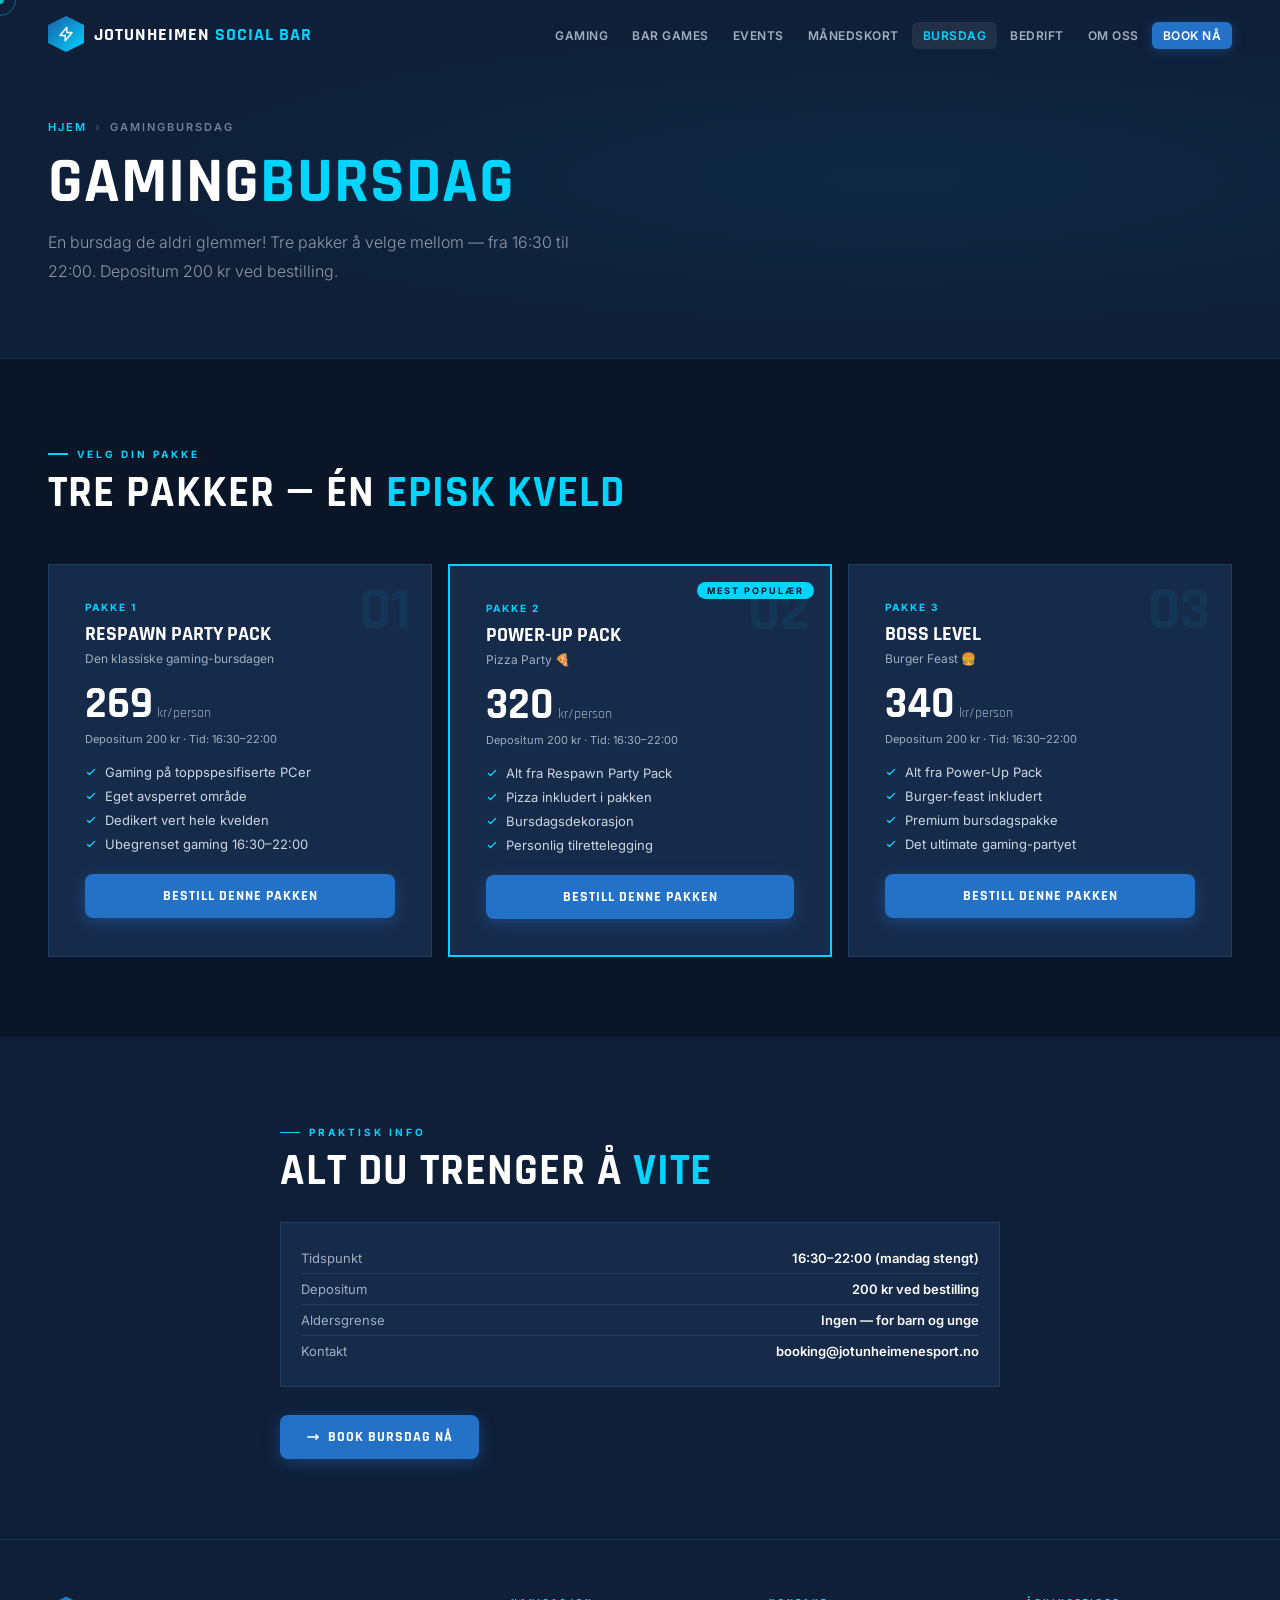
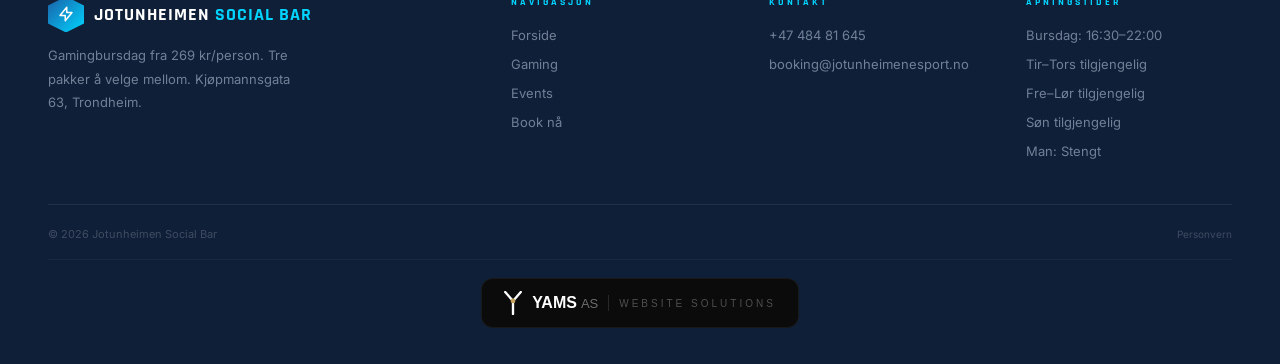
<file: bursdag.html>
<!DOCTYPE html>
<html lang="no">
<head>
  <meta charset="UTF-8"/><meta name="viewport" content="width=device-width, initial-scale=1.0"/>
  <title>Gamingbursdag — Jotunheimen Social Bar</title>
  <link rel="stylesheet" href="./style.css"/>
  <style>
    .bd-grid { display:grid;grid-template-columns:repeat(3,1fr);gap:16px; }
    .bd-card { background:var(--navy-3);border:1px solid var(--border);padding:36px;cursor:none;transition:border-color .25s,transform .25s;position:relative; }
    .bd-card:hover { border-color:rgba(0,212,255,.35);transform:translateY(-3px); }
    .bd-card.featured { border-color:var(--neon);border-width:2px; }
    .bd-card.featured::after { content:'Mest populær';position:absolute;top:16px;right:16px;background:var(--neon);color:var(--navy);font-size:9px;font-weight:700;letter-spacing:2px;text-transform:uppercase;padding:3px 10px;border-radius:50px; }
    .bd-num { font-family:'Rajdhani',sans-serif;font-size:60px;font-weight:700;color:rgba(0,212,255,.07);line-height:1;position:absolute;top:16px;right:20px; }
    .bd-eyebrow { font-size:10px;font-weight:700;letter-spacing:2px;text-transform:uppercase;color:var(--neon);margin-bottom:8px; }
    .bd-name { font-family:'Rajdhani',sans-serif;font-weight:700;font-size:20px;text-transform:uppercase;color:white;margin-bottom:4px; }
    .bd-subtitle { font-size:12px;color:var(--gray-lt);margin-bottom:16px; }
    .bd-price { font-family:'Rajdhani',sans-serif;font-size:44px;font-weight:700;color:white;line-height:1; }
    .bd-price span { font-size:14px;font-weight:400;color:var(--gray-lt); }
    .bd-deposit { font-size:11px;color:var(--gray-lt);margin-top:6px;margin-bottom:18px; }
    .bd-includes { display:flex;flex-direction:column;gap:8px;margin-bottom:22px; }
    .bd-inc { display:flex;align-items:center;gap:8px;font-size:13px;color:var(--gray-xl); }
    .bd-inc svg { width:12px;height:12px;color:var(--neon);flex-shrink:0; }
    @media (max-width:900px) { .bd-grid { grid-template-columns:1fr; } }
  </style>
</head>
<body>
<div id="cur"></div><div id="cur-ring"></div>
<button id="btt" aria-label="Til toppen"><svg fill="none" viewBox="0 0 24 24" stroke="currentColor" stroke-width="2.5"><path stroke-linecap="round" stroke-linejoin="round" d="M5 10l7-7m0 0l7 7m-7-7v18"/></svg></button>
<nav id="nav">
  <a href="./index.html" class="nav-logo"><div class="nav-logo-mark"><svg fill="none" viewBox="0 0 24 24" stroke="currentColor" stroke-width="2"><path stroke-linecap="round" stroke-linejoin="round" d="M13 10V3L4 14h7v7l9-11h-7z"/></svg></div><span class="nav-logo-text">Jotunheimen <span>Social Bar</span></span></a>
  <ul class="nav-links">
    <li><a href="./gaming.html">Gaming</a></li><li><a href="./social-games.html">Bar Games</a></li><li><a href="./events.html">Events</a></li><li><a href="./manedskort.html">Månedskort</a></li><li><a href="./bursdag.html" class="active">Bursdag</a></li><li><a href="./bedrift.html">Bedrift</a></li><li><a href="./om-oss.html">Om oss</a></li><li><a href="./booking.html" class="nav-cta">Book nå</a></li>
  </ul>
  <button class="burger" id="burger"><span></span><span></span><span></span></button>
</nav>
<div class="mob-nav" id="mob-nav"><a href="./gaming.html" class="mob-l">Gaming</a><a href="./social-games.html" class="mob-l">Bar Games</a><a href="./events.html" class="mob-l">Events</a><a href="./manedskort.html" class="mob-l">Månedskort</a><a href="./bursdag.html" class="mob-l">Bursdag</a><a href="./bedrift.html" class="mob-l">Bedrift</a><a href="./om-oss.html" class="mob-l">Om oss</a><a href="./booking.html" class="mob-l" style="color:var(--neon)">Book nå</a></div>

<div class="page-hero"><div class="page-hero-inner">
  <div class="page-breadcrumb"><a href="./index.html">Hjem</a><span>›</span>Gamingbursdag</div>
  <h1 class="page-title">Gaming<span class="neon">bursdag</span></h1>
  <p class="page-subtitle">En bursdag de aldri glemmer! Tre pakker å velge mellom — fra 16:30 til 22:00. Depositum 200 kr ved bestilling.</p>
</div></div>

<section class="section section-dark">
  <div class="section-inner">
    <div class="section-header"><div class="s-eye reveal">Velg din pakke</div><h2 class="s-title reveal d1">Tre pakker — én <span class="neon">episk kveld</span></h2></div>
    <div class="bd-grid">
      <div class="bd-card reveal">
        <div class="bd-num">01</div>
        <div class="bd-eyebrow">Pakke 1</div>
        <div class="bd-name">Respawn Party Pack</div>
        <div class="bd-subtitle">Den klassiske gaming-bursdagen</div>
        <div class="bd-price">269<span> kr/person</span></div>
        <div class="bd-deposit">Depositum 200 kr · Tid: 16:30–22:00</div>
        <div class="bd-includes">
          <div class="bd-inc"><svg fill="none" viewBox="0 0 24 24" stroke="currentColor" stroke-width="2.5"><path stroke-linecap="round" stroke-linejoin="round" d="M5 13l4 4L19 7"/></svg>Gaming på toppspesifiserte PCer</div>
          <div class="bd-inc"><svg fill="none" viewBox="0 0 24 24" stroke="currentColor" stroke-width="2.5"><path stroke-linecap="round" stroke-linejoin="round" d="M5 13l4 4L19 7"/></svg>Eget avsperret område</div>
          <div class="bd-inc"><svg fill="none" viewBox="0 0 24 24" stroke="currentColor" stroke-width="2.5"><path stroke-linecap="round" stroke-linejoin="round" d="M5 13l4 4L19 7"/></svg>Dedikert vert hele kvelden</div>
          <div class="bd-inc"><svg fill="none" viewBox="0 0 24 24" stroke="currentColor" stroke-width="2.5"><path stroke-linecap="round" stroke-linejoin="round" d="M5 13l4 4L19 7"/></svg>Ubegrenset gaming 16:30–22:00</div>
        </div>
        <a href="./booking.html" class="btn-neon" style="display:block;text-align:center">Bestill denne pakken</a>
      </div>
      <div class="bd-card featured reveal d1">
        <div class="bd-num">02</div>
        <div class="bd-eyebrow">Pakke 2</div>
        <div class="bd-name">Power-Up Pack</div>
        <div class="bd-subtitle">Pizza Party 🍕</div>
        <div class="bd-price">320<span> kr/person</span></div>
        <div class="bd-deposit">Depositum 200 kr · Tid: 16:30–22:00</div>
        <div class="bd-includes">
          <div class="bd-inc"><svg fill="none" viewBox="0 0 24 24" stroke="currentColor" stroke-width="2.5"><path stroke-linecap="round" stroke-linejoin="round" d="M5 13l4 4L19 7"/></svg>Alt fra Respawn Party Pack</div>
          <div class="bd-inc"><svg fill="none" viewBox="0 0 24 24" stroke="currentColor" stroke-width="2.5"><path stroke-linecap="round" stroke-linejoin="round" d="M5 13l4 4L19 7"/></svg>Pizza inkludert i pakken</div>
          <div class="bd-inc"><svg fill="none" viewBox="0 0 24 24" stroke="currentColor" stroke-width="2.5"><path stroke-linecap="round" stroke-linejoin="round" d="M5 13l4 4L19 7"/></svg>Bursdagsdekorasjon</div>
          <div class="bd-inc"><svg fill="none" viewBox="0 0 24 24" stroke="currentColor" stroke-width="2.5"><path stroke-linecap="round" stroke-linejoin="round" d="M5 13l4 4L19 7"/></svg>Personlig tilrettelegging</div>
        </div>
        <a href="./booking.html" class="btn-neon" style="display:block;text-align:center">Bestill denne pakken</a>
      </div>
      <div class="bd-card reveal d2">
        <div class="bd-num">03</div>
        <div class="bd-eyebrow">Pakke 3</div>
        <div class="bd-name">Boss Level</div>
        <div class="bd-subtitle">Burger Feast 🍔</div>
        <div class="bd-price">340<span> kr/person</span></div>
        <div class="bd-deposit">Depositum 200 kr · Tid: 16:30–22:00</div>
        <div class="bd-includes">
          <div class="bd-inc"><svg fill="none" viewBox="0 0 24 24" stroke="currentColor" stroke-width="2.5"><path stroke-linecap="round" stroke-linejoin="round" d="M5 13l4 4L19 7"/></svg>Alt fra Power-Up Pack</div>
          <div class="bd-inc"><svg fill="none" viewBox="0 0 24 24" stroke="currentColor" stroke-width="2.5"><path stroke-linecap="round" stroke-linejoin="round" d="M5 13l4 4L19 7"/></svg>Burger-feast inkludert</div>
          <div class="bd-inc"><svg fill="none" viewBox="0 0 24 24" stroke="currentColor" stroke-width="2.5"><path stroke-linecap="round" stroke-linejoin="round" d="M5 13l4 4L19 7"/></svg>Premium bursdagspakke</div>
          <div class="bd-inc"><svg fill="none" viewBox="0 0 24 24" stroke="currentColor" stroke-width="2.5"><path stroke-linecap="round" stroke-linejoin="round" d="M5 13l4 4L19 7"/></svg>Det ultimate gaming-partyet</div>
        </div>
        <a href="./booking.html" class="btn-neon" style="display:block;text-align:center">Bestill denne pakken</a>
      </div>
    </div>
  </div>
</section>

<section class="section section-mid">
  <div class="section-inner" style="max-width:720px">
    <div class="s-eye reveal">Praktisk info</div>
    <h2 class="s-title reveal d1" style="margin-bottom:28px">Alt du trenger å <span class="neon">vite</span></h2>
    <div class="spec-table reveal d2">
      <div class="spec-row"><span class="spec-k">Tidspunkt</span><span class="spec-v">16:30–22:00 (mandag stengt)</span></div>
      <div class="spec-row"><span class="spec-k">Depositum</span><span class="spec-v">200 kr ved bestilling</span></div>
      <div class="spec-row"><span class="spec-k">Aldersgrense</span><span class="spec-v">Ingen — for barn og unge</span></div>
      <div class="spec-row"><span class="spec-k">Kontakt</span><span class="spec-v">booking@jotunheimenesport.no</span></div>
    </div>
    <div style="margin-top:28px" class="reveal d3">
      <a href="./booking.html" class="btn-neon"><svg fill="none" viewBox="0 0 24 24" stroke="currentColor" stroke-width="2.5" style="width:14px;height:14px"><path stroke-linecap="round" stroke-linejoin="round" d="M17 8l4 4m0 0l-4 4m4-4H3"/></svg>Book bursdag nå</a>
    </div>
  </div>
</section>

<footer>
  <div class="footer-top">
    <div class="fb"><a href="./index.html" class="nav-logo"><div class="nav-logo-mark"><svg fill="none" viewBox="0 0 24 24" stroke="currentColor" stroke-width="2"><path stroke-linecap="round" stroke-linejoin="round" d="M13 10V3L4 14h7v7l9-11h-7z"/></svg></div><span class="nav-logo-text">Jotunheimen <span>Social Bar</span></span></a><p>Gamingbursdag fra 269 kr/person. Tre pakker å velge mellom. Kjøpmannsgata 63, Trondheim.</p></div>
    <div class="fc"><h5>Navigasjon</h5><ul><li><a href="./index.html">Forside</a></li><li><a href="./gaming.html">Gaming</a></li><li><a href="./events.html">Events</a></li><li><a href="./booking.html">Book nå</a></li></ul></div>
    <div class="fc"><h5>Kontakt</h5><ul><li><a href="tel:+4748481645">+47 484 81 645</a></li><li><a href="mailto:booking@jotunheimenesport.no">booking@jotunheimenesport.no</a></li></ul></div>
    <div class="fc"><h5>Åpningstider</h5><ul><li><a href="#">Bursdag: 16:30–22:00</a></li><li><a href="#">Tir–Tors tilgjengelig</a></li><li><a href="#">Fre–Lør tilgjengelig</a></li><li><a href="#">Søn tilgjengelig</a></li><li><a href="#">Man: Stengt</a></li></ul></div>
  </div>
  <div class="footer-bottom"><p>&copy; 2026 Jotunheimen Social Bar</p><div class="fbl"><a href="#">Personvern</a></div></div>
  <div class="yams-c"><div style="display:inline-flex;align-items:center;gap:10px;background:#0B0B0B;border:1px solid rgba(255,255,255,.06);border-radius:12px;padding:12px 22px;"><svg width="18" height="24" viewBox="0 0 34 46" fill="none"><line x1="2" y1="2" x2="17" y2="19" stroke="#FFF" stroke-width="4.5" stroke-linecap="round"/><line x1="32" y1="2" x2="17" y2="19" stroke="#FFF" stroke-width="4.5" stroke-linecap="round"/><line x1="17" y1="19" x2="17" y2="44" stroke="#FFF" stroke-width="4.5" stroke-linecap="round"/><circle cx="17" cy="19" r="4.5" fill="#C8A660"/></svg><div style="display:flex;align-items:baseline;gap:4px;line-height:1;"><span style="font-family:'Outfit',sans-serif;font-size:16px;font-weight:700;color:#FFF;">YAMS</span><span style="font-family:'Outfit',sans-serif;font-size:13px;font-weight:300;color:rgba(255,255,255,.4);">AS</span></div><span style="width:1px;height:16px;background:rgba(255,255,255,.12);"></span><span style="font-family:'Outfit',sans-serif;font-size:10px;letter-spacing:3px;text-transform:uppercase;color:rgba(255,255,255,.28);">Website Solutions</span></div></div>
</footer>
<script src="./shared.js"></script>
</body>
</html>
</file>
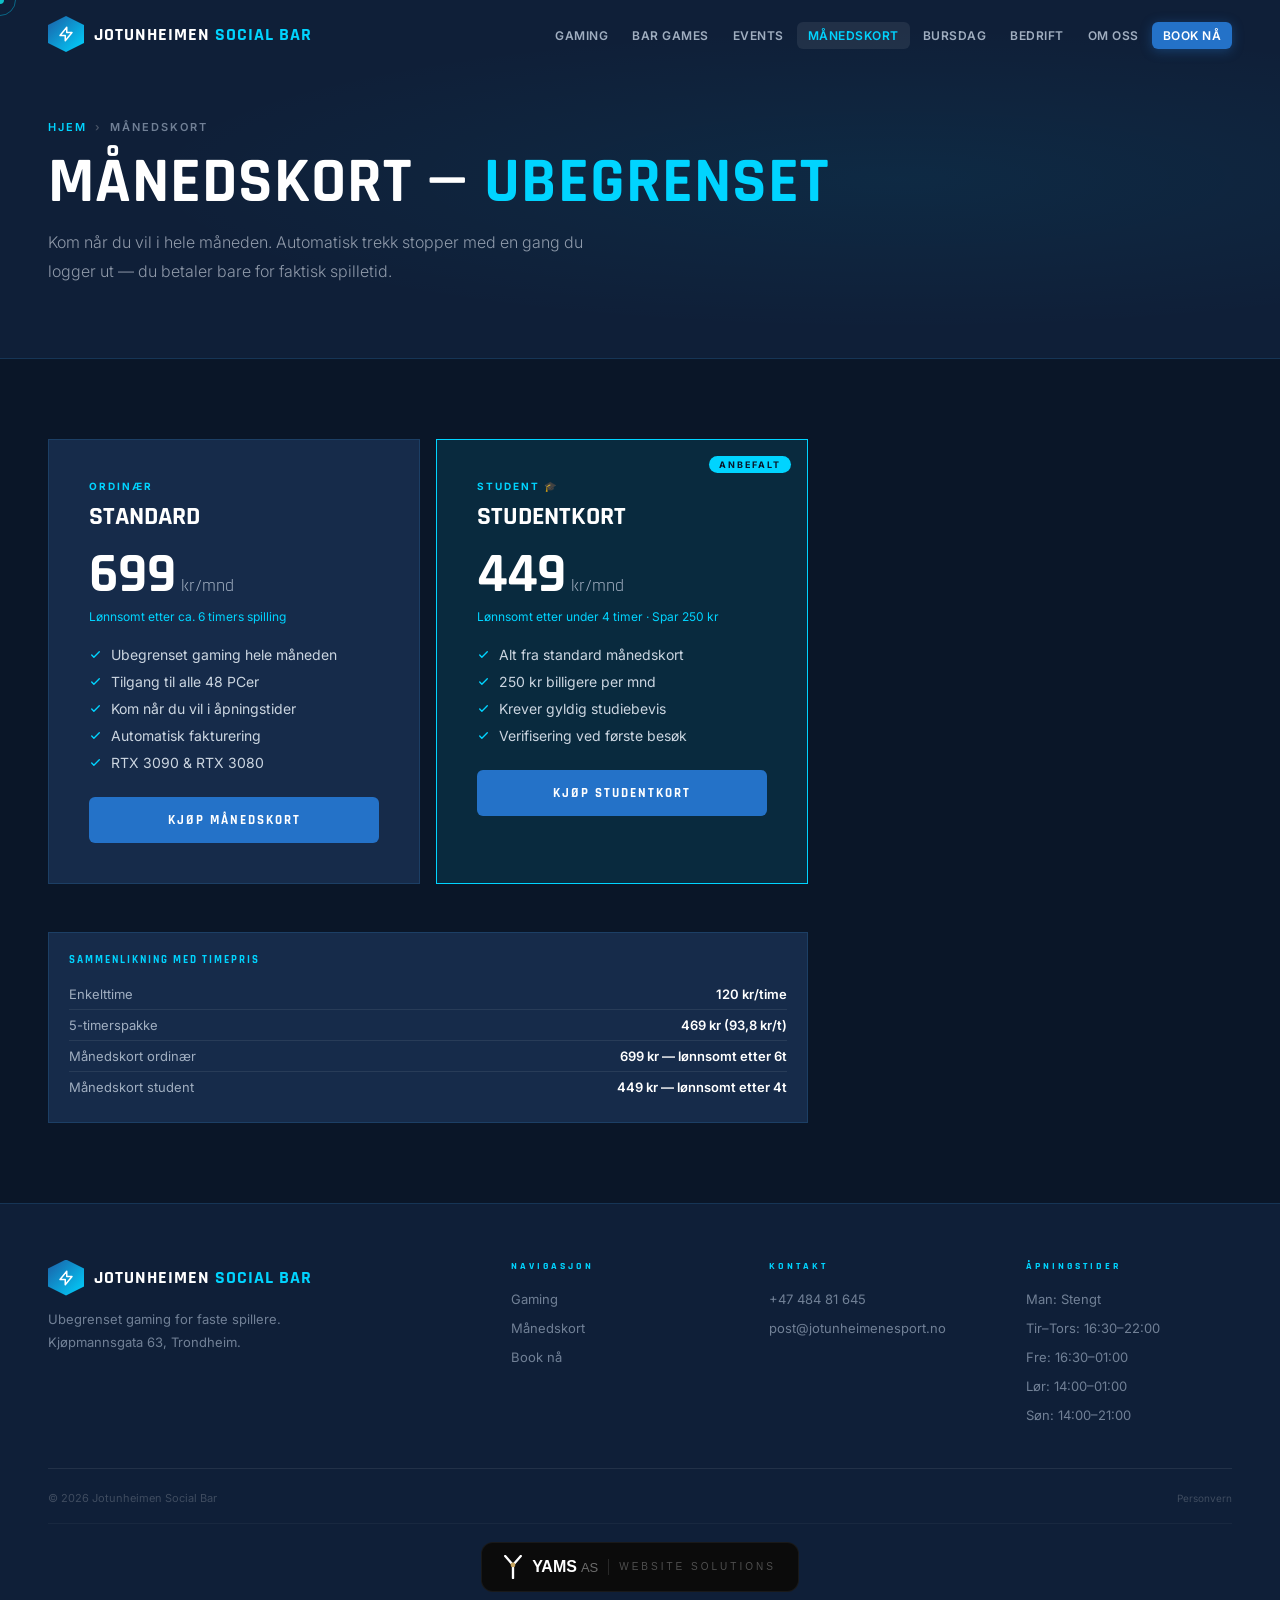
<file: manedskort.html>
<!DOCTYPE html>
<html lang="no">
<head>
  <meta charset="UTF-8"/><meta name="viewport" content="width=device-width, initial-scale=1.0"/>
  <title>Månedskort — Jotunheimen Social Bar</title>
  <link rel="stylesheet" href="./style.css"/>
  <style>
    .mk-grid { display:grid;grid-template-columns:1fr 1fr;gap:16px;max-width:760px; }
    .mk-card { background:var(--navy-3);border:1px solid var(--border);padding:40px;position:relative;transition:border-color .25s,transform .25s;cursor:none; }
    .mk-card:hover { border-color:rgba(0,212,255,.3);transform:translateY(-3px); }
    .mk-card.featured { border-color:var(--neon);background:var(--neon-dim); }
    .mk-card.featured::before { content:'Anbefalt';position:absolute;top:16px;right:16px;background:var(--neon);color:var(--navy);font-size:9px;font-weight:700;letter-spacing:2px;text-transform:uppercase;padding:3px 10px;border-radius:50px; }
    .mk-eyebrow { font-size:10px;font-weight:700;letter-spacing:2px;text-transform:uppercase;color:var(--neon);margin-bottom:8px; }
    .mk-name { font-family:'Rajdhani',sans-serif;font-weight:700;font-size:26px;text-transform:uppercase;color:white;margin-bottom:14px; }
    .mk-price { font-family:'Rajdhani',sans-serif;font-size:56px;font-weight:700;line-height:1;color:white; }
    .mk-price span { font-size:18px;font-weight:400;color:var(--gray-lt); }
    .mk-breakeven { font-size:12px;color:var(--neon);margin-top:6px;margin-bottom:22px; }
    .mk-includes { display:flex;flex-direction:column;gap:10px;margin-bottom:26px; }
    .mk-inc { display:flex;align-items:center;gap:9px;font-size:14px;color:var(--gray-xl); }
    .mk-inc svg { width:13px;height:13px;color:var(--neon);flex-shrink:0; }
    .mk-btn { display:block;text-align:center;width:100%;background:var(--blue-2);color:white;font-family:'Rajdhani',sans-serif;font-size:13px;font-weight:700;letter-spacing:2px;text-transform:uppercase;padding:15px;text-decoration:none;cursor:none;border-radius:6px;transition:background .2s; }
    .mk-btn:hover { background:var(--blue); }
    @media (max-width:600px) { .mk-grid { grid-template-columns:1fr;max-width:100%; } }
  </style>
</head>
<body>
<div id="cur"></div><div id="cur-ring"></div>
<button id="btt" aria-label="Til toppen"><svg fill="none" viewBox="0 0 24 24" stroke="currentColor" stroke-width="2.5"><path stroke-linecap="round" stroke-linejoin="round" d="M5 10l7-7m0 0l7 7m-7-7v18"/></svg></button>
<nav id="nav">
  <a href="./index.html" class="nav-logo"><div class="nav-logo-mark"><svg fill="none" viewBox="0 0 24 24" stroke="currentColor" stroke-width="2"><path stroke-linecap="round" stroke-linejoin="round" d="M13 10V3L4 14h7v7l9-11h-7z"/></svg></div><span class="nav-logo-text">Jotunheimen <span>Social Bar</span></span></a>
  <ul class="nav-links">
    <li><a href="./gaming.html">Gaming</a></li><li><a href="./social-games.html">Bar Games</a></li><li><a href="./events.html">Events</a></li><li><a href="./manedskort.html" class="active">Månedskort</a></li><li><a href="./bursdag.html">Bursdag</a></li><li><a href="./bedrift.html">Bedrift</a></li><li><a href="./om-oss.html">Om oss</a></li><li><a href="./booking.html" class="nav-cta">Book nå</a></li>
  </ul>
  <button class="burger" id="burger"><span></span><span></span><span></span></button>
</nav>
<div class="mob-nav" id="mob-nav"><a href="./gaming.html" class="mob-l">Gaming</a><a href="./social-games.html" class="mob-l">Bar Games</a><a href="./events.html" class="mob-l">Events</a><a href="./manedskort.html" class="mob-l">Månedskort</a><a href="./bursdag.html" class="mob-l">Bursdag</a><a href="./bedrift.html" class="mob-l">Bedrift</a><a href="./om-oss.html" class="mob-l">Om oss</a><a href="./booking.html" class="mob-l" style="color:var(--neon)">Book nå</a></div>

<div class="page-hero"><div class="page-hero-inner">
  <div class="page-breadcrumb"><a href="./index.html">Hjem</a><span>›</span>Månedskort</div>
  <h1 class="page-title">Månedskort — <span class="neon">Ubegrenset</span></h1>
  <p class="page-subtitle">Kom når du vil i hele måneden. Automatisk trekk stopper med en gang du logger ut — du betaler bare for faktisk spilletid.</p>
</div></div>

<section class="section section-dark">
  <div class="section-inner">
    <div class="mk-grid">
      <div class="mk-card reveal">
        <div class="mk-eyebrow">Ordinær</div>
        <div class="mk-name">Standard</div>
        <div class="mk-price">699<span> kr/mnd</span></div>
        <div class="mk-breakeven">Lønnsomt etter ca. 6 timers spilling</div>
        <div class="mk-includes">
          <div class="mk-inc"><svg fill="none" viewBox="0 0 24 24" stroke="currentColor" stroke-width="2.5"><path stroke-linecap="round" stroke-linejoin="round" d="M5 13l4 4L19 7"/></svg>Ubegrenset gaming hele måneden</div>
          <div class="mk-inc"><svg fill="none" viewBox="0 0 24 24" stroke="currentColor" stroke-width="2.5"><path stroke-linecap="round" stroke-linejoin="round" d="M5 13l4 4L19 7"/></svg>Tilgang til alle 48 PCer</div>
          <div class="mk-inc"><svg fill="none" viewBox="0 0 24 24" stroke="currentColor" stroke-width="2.5"><path stroke-linecap="round" stroke-linejoin="round" d="M5 13l4 4L19 7"/></svg>Kom når du vil i åpningstider</div>
          <div class="mk-inc"><svg fill="none" viewBox="0 0 24 24" stroke="currentColor" stroke-width="2.5"><path stroke-linecap="round" stroke-linejoin="round" d="M5 13l4 4L19 7"/></svg>Automatisk fakturering</div>
          <div class="mk-inc"><svg fill="none" viewBox="0 0 24 24" stroke="currentColor" stroke-width="2.5"><path stroke-linecap="round" stroke-linejoin="round" d="M5 13l4 4L19 7"/></svg>RTX 3090 &amp; RTX 3080</div>
        </div>
        <a href="https://www.jotunheimenesport.no/manedskort" target="_blank" class="mk-btn">Kjøp månedskort</a>
      </div>
      <div class="mk-card featured reveal d1">
        <div class="mk-eyebrow">Student 🎓</div>
        <div class="mk-name">Studentkort</div>
        <div class="mk-price">449<span> kr/mnd</span></div>
        <div class="mk-breakeven">Lønnsomt etter under 4 timer · Spar 250 kr</div>
        <div class="mk-includes">
          <div class="mk-inc"><svg fill="none" viewBox="0 0 24 24" stroke="currentColor" stroke-width="2.5"><path stroke-linecap="round" stroke-linejoin="round" d="M5 13l4 4L19 7"/></svg>Alt fra standard månedskort</div>
          <div class="mk-inc"><svg fill="none" viewBox="0 0 24 24" stroke="currentColor" stroke-width="2.5"><path stroke-linecap="round" stroke-linejoin="round" d="M5 13l4 4L19 7"/></svg>250 kr billigere per mnd</div>
          <div class="mk-inc"><svg fill="none" viewBox="0 0 24 24" stroke="currentColor" stroke-width="2.5"><path stroke-linecap="round" stroke-linejoin="round" d="M5 13l4 4L19 7"/></svg>Krever gyldig studiebevis</div>
          <div class="mk-inc"><svg fill="none" viewBox="0 0 24 24" stroke="currentColor" stroke-width="2.5"><path stroke-linecap="round" stroke-linejoin="round" d="M5 13l4 4L19 7"/></svg>Verifisering ved første besøk</div>
        </div>
        <a href="https://www.jotunheimenesport.no/manedskort" target="_blank" class="mk-btn">Kjøp studentkort</a>
      </div>
    </div>
    <div style="margin-top:48px;max-width:760px" class="reveal">
      <div class="spec-table">
        <div class="spec-title">Sammenlikning med timepris</div>
        <div class="spec-row"><span class="spec-k">Enkelttime</span><span class="spec-v">120 kr/time</span></div>
        <div class="spec-row"><span class="spec-k">5-timerspakke</span><span class="spec-v">469 kr (93,8 kr/t)</span></div>
        <div class="spec-row"><span class="spec-k">Månedskort ordinær</span><span class="spec-v">699 kr — lønnsomt etter 6t</span></div>
        <div class="spec-row"><span class="spec-k">Månedskort student</span><span class="spec-v">449 kr — lønnsomt etter 4t</span></div>
      </div>
    </div>
  </div>
</section>

<footer>
  <div class="footer-top">
    <div class="fb"><a href="./index.html" class="nav-logo"><div class="nav-logo-mark"><svg fill="none" viewBox="0 0 24 24" stroke="currentColor" stroke-width="2"><path stroke-linecap="round" stroke-linejoin="round" d="M13 10V3L4 14h7v7l9-11h-7z"/></svg></div><span class="nav-logo-text">Jotunheimen <span>Social Bar</span></span></a><p>Ubegrenset gaming for faste spillere. Kjøpmannsgata 63, Trondheim.</p></div>
    <div class="fc"><h5>Navigasjon</h5><ul><li><a href="./gaming.html">Gaming</a></li><li><a href="./manedskort.html">Månedskort</a></li><li><a href="./booking.html">Book nå</a></li></ul></div>
    <div class="fc"><h5>Kontakt</h5><ul><li><a href="tel:+4748481645">+47 484 81 645</a></li><li><a href="mailto:post@jotunheimenesport.no">post@jotunheimenesport.no</a></li></ul></div>
    <div class="fc"><h5>Åpningstider</h5><ul><li><a href="#">Man: Stengt</a></li><li><a href="#">Tir–Tors: 16:30–22:00</a></li><li><a href="#">Fre: 16:30–01:00</a></li><li><a href="#">Lør: 14:00–01:00</a></li><li><a href="#">Søn: 14:00–21:00</a></li></ul></div>
  </div>
  <div class="footer-bottom"><p>&copy; 2026 Jotunheimen Social Bar</p><div class="fbl"><a href="#">Personvern</a></div></div>
  <div class="yams-c"><div style="display:inline-flex;align-items:center;gap:10px;background:#0B0B0B;border:1px solid rgba(255,255,255,.06);border-radius:12px;padding:12px 22px;"><svg width="18" height="24" viewBox="0 0 34 46" fill="none"><line x1="2" y1="2" x2="17" y2="19" stroke="#FFF" stroke-width="4.5" stroke-linecap="round"/><line x1="32" y1="2" x2="17" y2="19" stroke="#FFF" stroke-width="4.5" stroke-linecap="round"/><line x1="17" y1="19" x2="17" y2="44" stroke="#FFF" stroke-width="4.5" stroke-linecap="round"/><circle cx="17" cy="19" r="4.5" fill="#C8A660"/></svg><div style="display:flex;align-items:baseline;gap:4px;line-height:1;"><span style="font-family:'Outfit',sans-serif;font-size:16px;font-weight:700;color:#FFF;">YAMS</span><span style="font-family:'Outfit',sans-serif;font-size:13px;font-weight:300;color:rgba(255,255,255,.4);">AS</span></div><span style="width:1px;height:16px;background:rgba(255,255,255,.12);"></span><span style="font-family:'Outfit',sans-serif;font-size:10px;letter-spacing:3px;text-transform:uppercase;color:rgba(255,255,255,.28);">Website Solutions</span></div></div>
</footer>
<script src="./shared.js"></script>
</body>
</html>
</file>
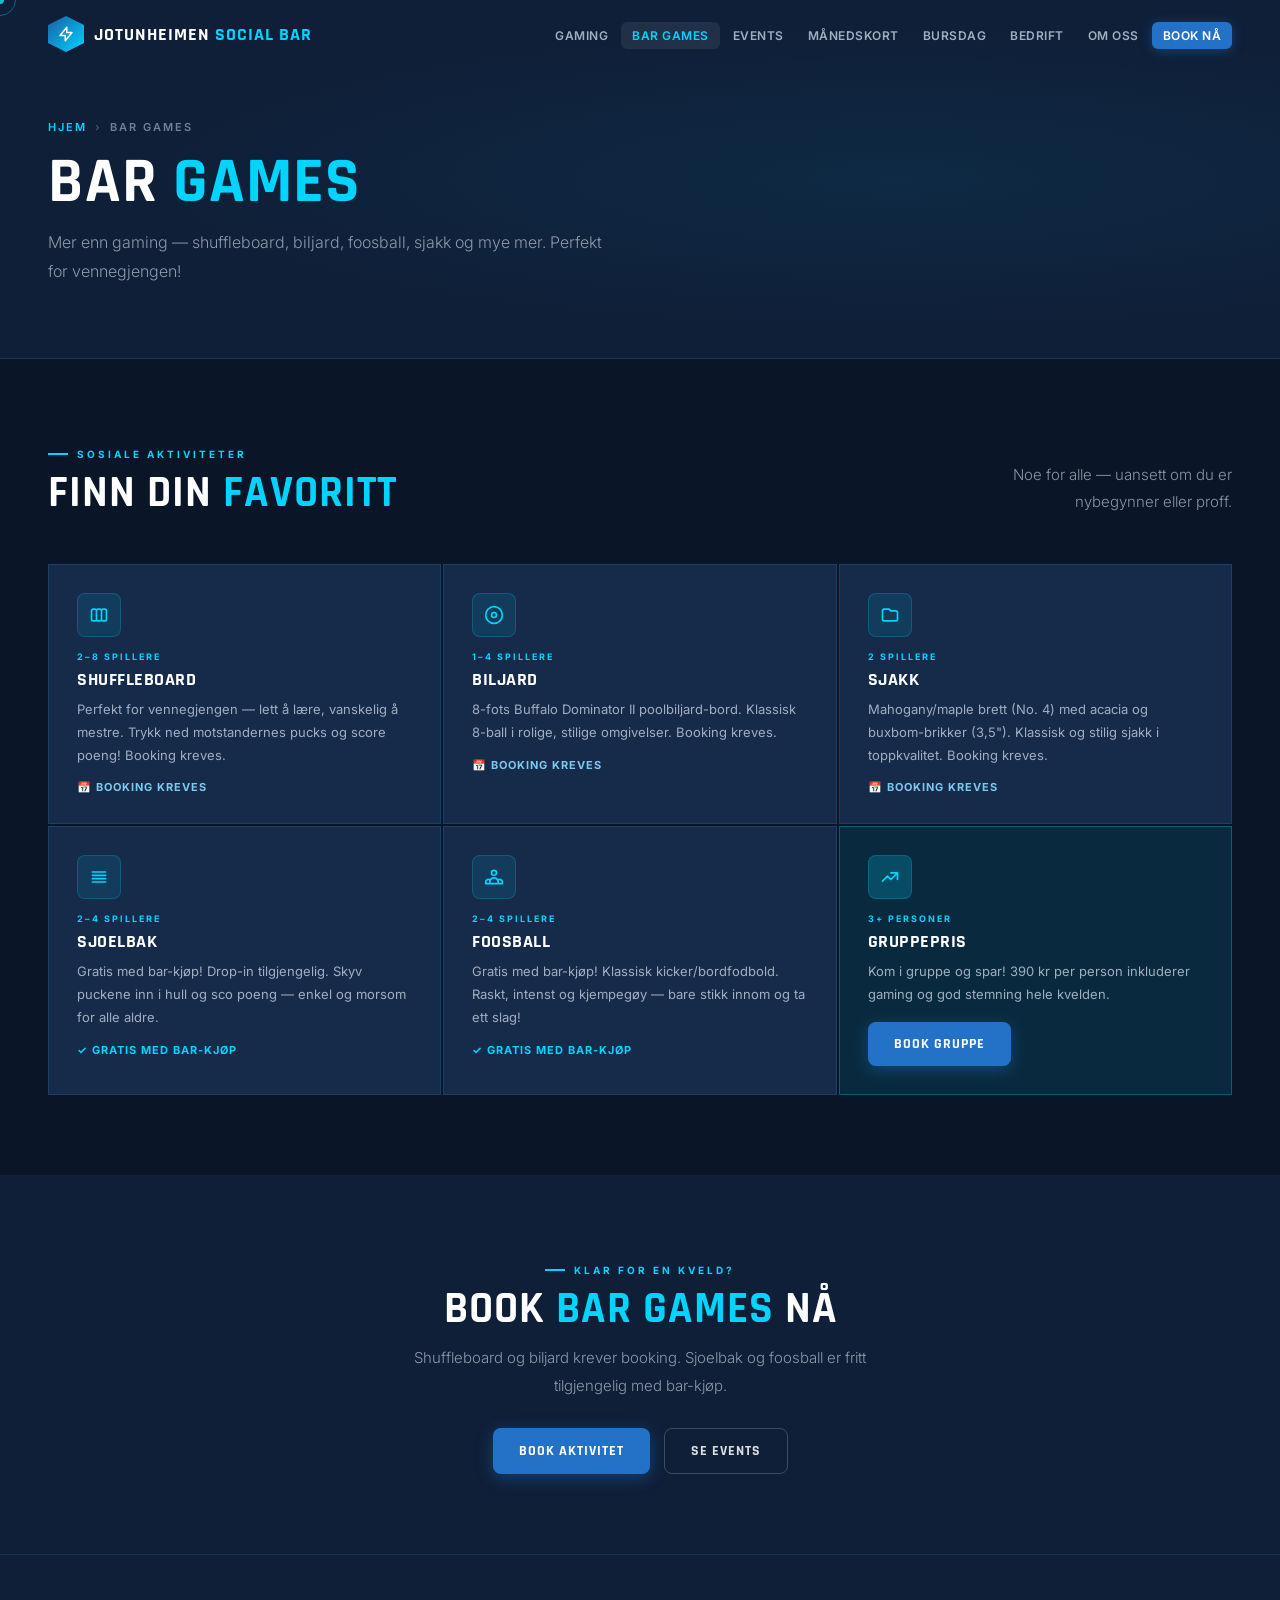
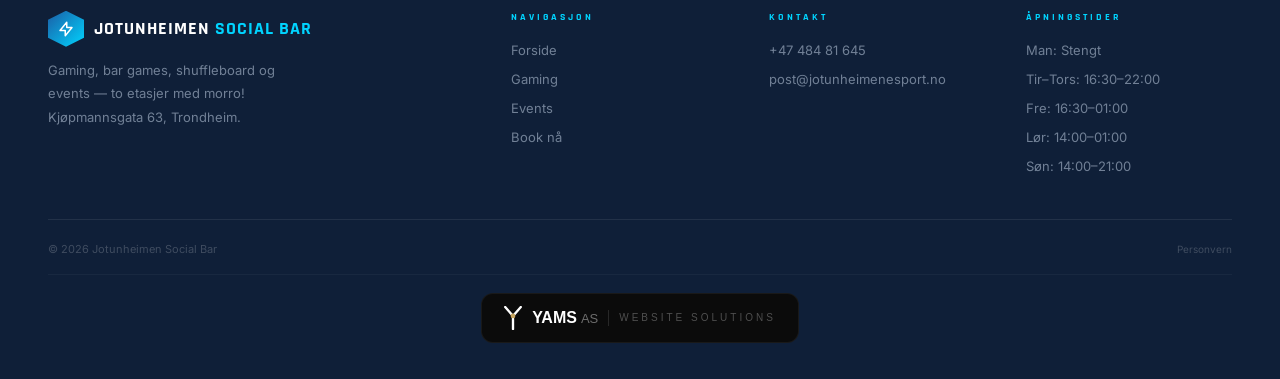
<file: social-games.html>
<!DOCTYPE html>
<html lang="no">
<head>
  <meta charset="UTF-8"/><meta name="viewport" content="width=device-width, initial-scale=1.0"/>
  <title>Bar Games — Jotunheimen Social Bar</title>
  <link rel="stylesheet" href="./style.css"/>
</head>
<body>
<div id="cur"></div><div id="cur-ring"></div>
<button id="btt" aria-label="Til toppen"><svg fill="none" viewBox="0 0 24 24" stroke="currentColor" stroke-width="2.5"><path stroke-linecap="round" stroke-linejoin="round" d="M5 10l7-7m0 0l7 7m-7-7v18"/></svg></button>
<nav id="nav">
  <a href="./index.html" class="nav-logo"><div class="nav-logo-mark"><svg fill="none" viewBox="0 0 24 24" stroke="currentColor" stroke-width="2"><path stroke-linecap="round" stroke-linejoin="round" d="M13 10V3L4 14h7v7l9-11h-7z"/></svg></div><span class="nav-logo-text">Jotunheimen <span>Social Bar</span></span></a>
  <ul class="nav-links">
    <li><a href="./gaming.html">Gaming</a></li><li><a href="./social-games.html" class="active">Bar Games</a></li><li><a href="./events.html">Events</a></li><li><a href="./manedskort.html">Månedskort</a></li><li><a href="./bursdag.html">Bursdag</a></li><li><a href="./bedrift.html">Bedrift</a></li><li><a href="./om-oss.html">Om oss</a></li><li><a href="./booking.html" class="nav-cta">Book nå</a></li>
  </ul>
  <button class="burger" id="burger"><span></span><span></span><span></span></button>
</nav>
<div class="mob-nav" id="mob-nav"><a href="./gaming.html" class="mob-l">Gaming</a><a href="./social-games.html" class="mob-l">Bar Games</a><a href="./events.html" class="mob-l">Events</a><a href="./manedskort.html" class="mob-l">Månedskort</a><a href="./bursdag.html" class="mob-l">Bursdag</a><a href="./bedrift.html" class="mob-l">Bedrift</a><a href="./om-oss.html" class="mob-l">Om oss</a><a href="./booking.html" class="mob-l" style="color:var(--neon)">Book nå</a></div>

<div class="page-hero"><div class="page-hero-inner">
  <div class="page-breadcrumb"><a href="./index.html">Hjem</a><span>›</span>Bar Games</div>
  <h1 class="page-title">Bar <span class="neon">Games</span></h1>
  <p class="page-subtitle">Mer enn gaming — shuffleboard, biljard, foosball, sjakk og mye mer. Perfekt for vennegjengen!</p>
</div></div>

<section class="section section-dark">
  <div class="section-inner">
    <div class="section-header-row">
      <div><div class="s-eye reveal">Sosiale aktiviteter</div><h2 class="s-title reveal d1">Finn din <span class="neon">favoritt</span></h2></div>
      <p class="s-sub reveal d2" style="text-align:right;max-width:300px">Noe for alle — uansett om du er nybegynner eller proff.</p>
    </div>
    <div class="grid-3">
      <div class="card card-lined reveal">
        <div class="card-icon"><svg fill="none" viewBox="0 0 24 24" stroke="currentColor" stroke-width="2"><path stroke-linecap="round" stroke-linejoin="round" d="M9 17V7m0 10a2 2 0 01-2 2H5a2 2 0 01-2-2V7a2 2 0 012-2h2a2 2 0 012 2m0 10a2 2 0 002 2h2a2 2 0 002-2M9 7a2 2 0 012-2h2a2 2 0 012 2m0 10V7m0 10a2 2 0 002 2h2a2 2 0 002-2V7a2 2 0 00-2-2h-2a2 2 0 00-2 2"/></svg></div>
        <div class="card-eyebrow">2–8 spillere</div>
        <div class="card-name">Shuffleboard</div>
        <div class="card-desc">Perfekt for vennegjengen — lett å lære, vanskelig å mestre. Trykk ned motstandernes pucks og score poeng! Booking kreves.</div>
        <div style="margin-top:14px;display:inline-flex;align-items:center;gap:6px;font-size:11px;font-weight:700;letter-spacing:1px;text-transform:uppercase;color:var(--ice)">📅 Booking kreves</div>
      </div>
      <div class="card card-lined reveal d1">
        <div class="card-icon"><svg fill="none" viewBox="0 0 24 24" stroke="currentColor" stroke-width="2"><circle cx="12" cy="12" r="10"/><circle cx="12" cy="12" r="3"/></svg></div>
        <div class="card-eyebrow">1–4 spillere</div>
        <div class="card-name">Biljard</div>
        <div class="card-desc">8-fots Buffalo Dominator II poolbiljard-bord. Klassisk 8-ball i rolige, stilige omgivelser. Booking kreves.</div>
        <div style="margin-top:14px;display:inline-flex;align-items:center;gap:6px;font-size:11px;font-weight:700;letter-spacing:1px;text-transform:uppercase;color:var(--ice)">📅 Booking kreves</div>
      </div>
      <div class="card card-lined reveal d2">
        <div class="card-icon"><svg fill="none" viewBox="0 0 24 24" stroke="currentColor" stroke-width="2"><path stroke-linecap="round" stroke-linejoin="round" d="M3 7v10a2 2 0 002 2h14a2 2 0 002-2V9a2 2 0 00-2-2h-6l-2-2H5a2 2 0 00-2 2z"/></svg></div>
        <div class="card-eyebrow">2 spillere</div>
        <div class="card-name">Sjakk</div>
        <div class="card-desc">Mahogany/maple brett (No. 4) med acacia og buxbom-brikker (3,5"). Klassisk og stilig sjakk i toppkvalitet. Booking kreves.</div>
        <div style="margin-top:14px;display:inline-flex;align-items:center;gap:6px;font-size:11px;font-weight:700;letter-spacing:1px;text-transform:uppercase;color:var(--ice)">📅 Booking kreves</div>
      </div>
      <div class="card card-lined reveal d3">
        <div class="card-icon"><svg fill="none" viewBox="0 0 24 24" stroke="currentColor" stroke-width="2"><path stroke-linecap="round" stroke-linejoin="round" d="M4 6h16M4 10h16M4 14h16M4 18h16"/></svg></div>
        <div class="card-eyebrow">2–4 spillere</div>
        <div class="card-name">Sjoelbak</div>
        <div class="card-desc">Gratis med bar-kjøp! Drop-in tilgjengelig. Skyv puckene inn i hull og sco poeng — enkel og morsom for alle aldre.</div>
        <div style="margin-top:14px;display:inline-flex;align-items:center;gap:6px;font-size:11px;font-weight:700;letter-spacing:1px;text-transform:uppercase;color:var(--neon)">✓ Gratis med bar-kjøp</div>
      </div>
      <div class="card card-lined reveal d4">
        <div class="card-icon"><svg fill="none" viewBox="0 0 24 24" stroke="currentColor" stroke-width="2"><path stroke-linecap="round" stroke-linejoin="round" d="M17 20h5v-2a3 3 0 00-5.356-1.857M17 20H7m10 0v-2c0-.656-.126-1.283-.356-1.857M7 20H2v-2a3 3 0 015.356-1.857M7 20v-2c0-.656.126-1.283.356-1.857m0 0a5.002 5.002 0 019.288 0M15 7a3 3 0 11-6 0 3 3 0 016 0z"/></svg></div>
        <div class="card-eyebrow">2–4 spillere</div>
        <div class="card-name">Foosball</div>
        <div class="card-desc">Gratis med bar-kjøp! Klassisk kicker/bordfodbold. Raskt, intenst og kjempegøy — bare stikk innom og ta ett slag!</div>
        <div style="margin-top:14px;display:inline-flex;align-items:center;gap:6px;font-size:11px;font-weight:700;letter-spacing:1px;text-transform:uppercase;color:var(--neon)">✓ Gratis med bar-kjøp</div>
      </div>
      <div class="card card-lined reveal d5" style="background:var(--neon-dim);border-color:rgba(0,212,255,.3)">
        <div class="card-icon" style="background:rgba(0,212,255,.2)"><svg fill="none" viewBox="0 0 24 24" stroke="currentColor" stroke-width="2"><path stroke-linecap="round" stroke-linejoin="round" d="M13 7h8m0 0v8m0-8l-8 8-4-4-6 6"/></svg></div>
        <div class="card-eyebrow">3+ personer</div>
        <div class="card-name">Gruppepris</div>
        <div class="card-desc">Kom i gruppe og spar! 390 kr per person inkluderer gaming og god stemning hele kvelden.</div>
        <a href="./booking.html" class="btn-neon" style="margin-top:16px;display:inline-flex">Book gruppe</a>
      </div>
    </div>
  </div>
</section>

<section class="section section-mid" style="text-align:center">
  <div class="section-inner" style="max-width:600px">
    <div class="s-eye reveal" style="justify-content:center;display:inline-flex">Klar for en kveld?</div>
    <h2 class="s-title reveal d1" style="margin-bottom:12px">Book <span class="neon">bar games</span> nå</h2>
    <p class="s-sub reveal d2" style="margin:0 auto 28px">Shuffleboard og biljard krever booking. Sjoelbak og foosball er fritt tilgjengelig med bar-kjøp.</p>
    <div class="reveal d3" style="display:flex;gap:14px;justify-content:center;flex-wrap:wrap">
      <a href="./booking.html" class="btn-neon">Book aktivitet</a>
      <a href="./events.html" class="btn-ghost">Se events</a>
    </div>
  </div>
</section>

<footer>
  <div class="footer-top">
    <div class="fb"><a href="./index.html" class="nav-logo"><div class="nav-logo-mark"><svg fill="none" viewBox="0 0 24 24" stroke="currentColor" stroke-width="2"><path stroke-linecap="round" stroke-linejoin="round" d="M13 10V3L4 14h7v7l9-11h-7z"/></svg></div><span class="nav-logo-text">Jotunheimen <span>Social Bar</span></span></a><p>Gaming, bar games, shuffleboard og events — to etasjer med morro! Kjøpmannsgata 63, Trondheim.</p></div>
    <div class="fc"><h5>Navigasjon</h5><ul><li><a href="./index.html">Forside</a></li><li><a href="./gaming.html">Gaming</a></li><li><a href="./events.html">Events</a></li><li><a href="./booking.html">Book nå</a></li></ul></div>
    <div class="fc"><h5>Kontakt</h5><ul><li><a href="tel:+4748481645">+47 484 81 645</a></li><li><a href="mailto:post@jotunheimenesport.no">post@jotunheimenesport.no</a></li></ul></div>
    <div class="fc"><h5>Åpningstider</h5><ul><li><a href="#">Man: Stengt</a></li><li><a href="#">Tir–Tors: 16:30–22:00</a></li><li><a href="#">Fre: 16:30–01:00</a></li><li><a href="#">Lør: 14:00–01:00</a></li><li><a href="#">Søn: 14:00–21:00</a></li></ul></div>
  </div>
  <div class="footer-bottom"><p>&copy; 2026 Jotunheimen Social Bar</p><div class="fbl"><a href="#">Personvern</a></div></div>
  <div class="yams-c"><div style="display:inline-flex;align-items:center;gap:10px;background:#0B0B0B;border:1px solid rgba(255,255,255,.06);border-radius:12px;padding:12px 22px;"><svg width="18" height="24" viewBox="0 0 34 46" fill="none"><line x1="2" y1="2" x2="17" y2="19" stroke="#FFF" stroke-width="4.5" stroke-linecap="round"/><line x1="32" y1="2" x2="17" y2="19" stroke="#FFF" stroke-width="4.5" stroke-linecap="round"/><line x1="17" y1="19" x2="17" y2="44" stroke="#FFF" stroke-width="4.5" stroke-linecap="round"/><circle cx="17" cy="19" r="4.5" fill="#C8A660"/></svg><div style="display:flex;align-items:baseline;gap:4px;line-height:1;"><span style="font-family:'Outfit',sans-serif;font-size:16px;font-weight:700;color:#FFF;">YAMS</span><span style="font-family:'Outfit',sans-serif;font-size:13px;font-weight:300;color:rgba(255,255,255,.4);">AS</span></div><span style="width:1px;height:16px;background:rgba(255,255,255,.12);"></span><span style="font-family:'Outfit',sans-serif;font-size:10px;letter-spacing:3px;text-transform:uppercase;color:rgba(255,255,255,.28);">Website Solutions</span></div></div>
</footer>
<script src="./shared.js"></script>
</body>
</html>
</file>
<file: style.css>
/* ── JOTUNHEIMEN SOCIAL BAR — Shared Stylesheet ── */
@import url('https://fonts.googleapis.com/css2?family=Rajdhani:wght@400;500;600;700&family=Inter:wght@300;400;500;600&display=swap');

*, *::before, *::after { margin:0; padding:0; box-sizing:border-box; }
:root {
  --navy:     #0A1628;
  --navy-2:   #0F1F38;
  --navy-3:   #162B4A;
  --navy-4:   #1D3660;
  --blue:     #1B5EA6;
  --blue-2:   #2472C8;
  --blue-lt:  #3B9BDE;
  --ice:      #7EC8F0;
  --ice-lt:   #BAE6FD;
  --neon:     #00D4FF;
  --neon-dim: rgba(0,212,255,.1);
  --gray-dk:  #2D3748;
  --gray:     #4A5568;
  --gray-mid: #718096;
  --gray-lt:  #A0AEC0;
  --gray-xl:  #CBD5E0;
  --gray-2xl: #EDF2F7;
  --white:    #FFFFFF;
  --text:     #E2EAF4;
  --dim:      rgba(226,234,244,.6);
  --border:   rgba(59,155,222,.18);
  --border-2: rgba(255,255,255,.08);
  --glass:    rgba(255,255,255,.04);
}
html { scroll-behavior:smooth; }
body { background:var(--navy); color:var(--text); font-family:'Inter',sans-serif; overflow-x:hidden; cursor:none; }
::-webkit-scrollbar { width:4px; }
::-webkit-scrollbar-track { background:var(--navy-2); }
::-webkit-scrollbar-thumb { background:var(--blue-2); border-radius:2px; }

/* ── CURSOR ── */
#cur { position:fixed;width:8px;height:8px;border-radius:50%;background:var(--neon);pointer-events:none;z-index:9999;transform:translate(-50%,-50%);transition:width .25s,height .25s;mix-blend-mode:exclusion; }
#cur-ring { position:fixed;width:32px;height:32px;border:1px solid rgba(0,212,255,.4);border-radius:50%;pointer-events:none;z-index:9998;transform:translate(-50%,-50%);transition:left .1s,top .1s,width .25s,height .25s; }
body.cg #cur { width:52px;height:52px; }
body.cg #cur-ring { width:68px;height:68px; }

/* ── REVEAL ── */
.reveal { opacity:0;transform:translateY(36px);transition:opacity .8s cubic-bezier(.16,1,.3,1),transform .8s cubic-bezier(.16,1,.3,1); }
.reveal.on { opacity:1;transform:translateY(0); }
.d1{transition-delay:.1s}.d2{transition-delay:.2s}.d3{transition-delay:.3s}.d4{transition-delay:.4s}.d5{transition-delay:.5s}
.reveal-l { opacity:0;transform:translateX(-44px);transition:opacity .85s cubic-bezier(.16,1,.3,1),transform .85s cubic-bezier(.16,1,.3,1); }
.reveal-l.on { opacity:1;transform:translateX(0); }
.reveal-r { opacity:0;transform:translateX(44px);transition:opacity .85s cubic-bezier(.16,1,.3,1),transform .85s cubic-bezier(.16,1,.3,1); }
.reveal-r.on { opacity:1;transform:translateX(0); }
.img-wipe { clip-path:inset(0 100% 0 0);transition:clip-path 1s cubic-bezier(.77,0,.18,1); }
.img-wipe.on { clip-path:inset(0 0% 0 0); }

/* ── NAV ── */
nav { position:fixed;top:0;left:0;right:0;z-index:100;height:68px;display:flex;align-items:center;justify-content:space-between;padding:0 48px;transition:background .3s,border-bottom .3s; }
nav.scrolled { background:rgba(10,22,40,.97);backdrop-filter:blur(18px);border-bottom:1px solid var(--border); }
.nav-logo { display:flex;align-items:center;gap:10px;text-decoration:none;cursor:none; }
.nav-logo-mark { width:36px;height:36px;background:linear-gradient(135deg,var(--blue),var(--neon));clip-path:polygon(50% 0%,100% 25%,100% 75%,50% 100%,0% 75%,0% 25%);display:flex;align-items:center;justify-content:center;flex-shrink:0; }
.nav-logo-mark svg { width:18px;height:18px;color:white; }
.nav-logo-text { font-family:'Rajdhani',sans-serif;font-weight:700;font-size:18px;letter-spacing:1px;text-transform:uppercase;color:white; }
.nav-logo-text span { color:var(--neon); }
.nav-links { display:flex;align-items:center;gap:2px;list-style:none; }
.nav-links a { font-size:12px;font-weight:600;letter-spacing:.5px;text-transform:uppercase;color:var(--gray-lt);text-decoration:none;cursor:none;padding:6px 11px;border-radius:6px;transition:color .2s,background .2s; }
.nav-links a:hover,.nav-links a.active { color:white;background:var(--border-2); }
.nav-links a.active { color:var(--neon); }
.nav-cta { background:var(--blue-2) !important;color:white !important;border-radius:8px;box-shadow:0 2px 12px rgba(36,114,200,.4);transition:background .2s !important; }
.nav-cta:hover { background:var(--blue) !important; }
.burger { display:none;flex-direction:column;gap:4px;cursor:none;background:none;border:none;padding:8px; }
.burger span { display:block;width:20px;height:1.5px;background:white;transition:all .3s; }
.mob-nav { display:none;position:fixed;inset:0;background:var(--navy-2);z-index:99;flex-direction:column;align-items:center;justify-content:center;gap:14px;border-top:3px solid var(--neon); }
.mob-nav.open { display:flex; }
.mob-nav a { font-family:'Rajdhani',sans-serif;font-size:34px;font-weight:700;text-transform:uppercase;color:white;text-decoration:none;cursor:none;letter-spacing:2px;transition:color .2s; }
.mob-nav a:hover { color:var(--neon); }

/* ── PAGE HERO (for inner pages) ── */
.page-hero { padding:120px 48px 72px;background:var(--navy-2);border-bottom:1px solid var(--border);position:relative;overflow:hidden; }
.page-hero::before { content:'';position:absolute;inset:0;background:radial-gradient(ellipse at 70% 50%,rgba(0,212,255,.06) 0%,transparent 60%);pointer-events:none; }
.page-hero-inner { max-width:1300px;margin:0 auto;position:relative;z-index:1; }
.page-breadcrumb { font-size:11px;font-weight:600;letter-spacing:2px;text-transform:uppercase;color:var(--gray-mid);margin-bottom:16px;display:flex;align-items:center;gap:8px; }
.page-breadcrumb a { color:var(--neon);text-decoration:none;cursor:none; }
.page-breadcrumb span { color:var(--gray); }
.page-title { font-family:'Rajdhani',sans-serif;font-weight:700;font-size:clamp(40px,5vw,68px);letter-spacing:1px;text-transform:uppercase;color:white;line-height:1; }
.page-title .neon { color:var(--neon); }
.page-title .blue { color:var(--ice); }
.page-subtitle { font-size:16px;font-weight:300;color:var(--dim);max-width:560px;margin-top:14px;line-height:1.8; }

/* ── MARQUEE ── */
.mq-band { background:var(--navy-3);border-top:1px solid var(--border);border-bottom:1px solid var(--border);padding:12px 0;overflow:hidden; }
.mq-track { display:flex;width:max-content;animation:mq 24s linear infinite; }
.mq-track:hover { animation-play-state:paused; }
@keyframes mq { 0%{transform:translateX(0)}100%{transform:translateX(-50%)} }
.mq-item { display:flex;align-items:center;gap:16px;padding:0 20px;white-space:nowrap; }
.mq-item span { font-family:'Rajdhani',sans-serif;font-size:13px;font-weight:600;letter-spacing:2px;text-transform:uppercase;color:rgba(255,255,255,.5); }
.mq-item span.hl { color:var(--neon); }
.mq-dot { width:4px;height:4px;background:rgba(0,212,255,.3);flex-shrink:0; }

/* ── SHARED SECTION ── */
.section { padding:80px 48px; }
.section-inner { max-width:1300px;margin:0 auto; }
.section-dark { background:var(--navy); }
.section-mid { background:var(--navy-2); }
.section-light { background:var(--navy-3); }
.s-eye { display:inline-flex;align-items:center;gap:9px;font-size:10px;font-weight:700;letter-spacing:3px;text-transform:uppercase;color:var(--neon);margin-bottom:10px; }
.s-eye::before { content:'';display:block;width:20px;height:1.5px;background:var(--neon); }
.s-title { font-family:'Rajdhani',sans-serif;font-weight:700;font-size:clamp(28px,3.5vw,44px);letter-spacing:1px;text-transform:uppercase;color:white;line-height:1.05; }
.s-title .neon { color:var(--neon); }
.s-title .blue { color:var(--ice); }
.s-sub { font-size:15px;font-weight:300;color:var(--dim);line-height:1.85;max-width:520px; }
.section-header { margin-bottom:48px; }
.section-header-row { display:flex;align-items:flex-end;justify-content:space-between;gap:32px;margin-bottom:48px; }

/* ── BUTTONS ── */
.btn-neon { display:inline-flex;align-items:center;gap:8px;background:var(--blue-2);color:white;font-family:'Rajdhani',sans-serif;font-size:14px;font-weight:700;letter-spacing:1px;text-transform:uppercase;padding:13px 26px;border-radius:8px;text-decoration:none;cursor:none;box-shadow:0 4px 16px rgba(36,114,200,.4);transition:background .2s,transform .2s; }
.btn-neon:hover { background:var(--blue);transform:translateY(-2px); }
.btn-neon svg { width:14px;height:14px; }
.btn-ghost { display:inline-flex;align-items:center;gap:8px;border:1.5px solid rgba(255,255,255,.2);color:rgba(255,255,255,.85);font-family:'Rajdhani',sans-serif;font-size:14px;font-weight:700;letter-spacing:1px;text-transform:uppercase;padding:13px 26px;border-radius:8px;text-decoration:none;cursor:none;transition:border-color .2s,transform .2s; }
.btn-ghost:hover { border-color:var(--neon);color:var(--neon);transform:translateY(-2px); }
.btn-outline-neon { display:inline-flex;align-items:center;gap:8px;border:1.5px solid var(--neon);color:var(--neon);font-family:'Rajdhani',sans-serif;font-size:13px;font-weight:700;letter-spacing:1px;text-transform:uppercase;padding:11px 22px;border-radius:8px;text-decoration:none;cursor:none;transition:background .2s,transform .2s; }
.btn-outline-neon:hover { background:var(--neon-dim);transform:translateY(-2px); }

/* ── CARDS ── */
.grid-3 { display:grid;grid-template-columns:repeat(3,1fr);gap:2px; }
.grid-2 { display:grid;grid-template-columns:repeat(2,1fr);gap:16px; }
.grid-4 { display:grid;grid-template-columns:repeat(4,1fr);gap:14px; }

.card { background:var(--navy-3);border:1px solid var(--border);padding:28px;cursor:none;transition:background .25s,border-color .25s,transform .25s; }
.card:hover { background:var(--navy-4);border-color:rgba(0,212,255,.28);transform:translateY(-3px); }
.card-icon { width:44px;height:44px;background:var(--neon-dim);border:1px solid rgba(0,212,255,.2);display:flex;align-items:center;justify-content:center;margin-bottom:14px;border-radius:8px;transition:background .25s; }
.card:hover .card-icon { background:rgba(0,212,255,.18); }
.card-icon svg { width:20px;height:20px;color:var(--neon); }
.card-name { font-family:'Rajdhani',sans-serif;font-weight:700;font-size:18px;letter-spacing:.5px;text-transform:uppercase;color:white;margin-bottom:7px; }
.card-desc { font-size:13px;color:var(--gray-lt);line-height:1.75; }
.card-eyebrow { font-size:9px;font-weight:700;letter-spacing:2px;text-transform:uppercase;color:var(--neon);margin-bottom:6px; }
.card-link { display:inline-flex;align-items:center;gap:6px;margin-top:14px;font-size:11px;font-weight:700;letter-spacing:1px;text-transform:uppercase;color:var(--neon);text-decoration:none;cursor:none;transition:gap .2s; }
.card-link:hover { gap:10px; }
.card-link svg { width:12px;height:12px; }

/* card with bottom neon line on hover */
.card-lined { position:relative;overflow:hidden; }
.card-lined::after { content:'';position:absolute;bottom:0;left:0;right:0;height:2px;background:var(--neon);transform:scaleX(0);transform-origin:left;transition:transform .35s cubic-bezier(.16,1,.3,1); }
.card-lined:hover::after { transform:scaleX(1); }

/* ── PRICE CARDS ── */
.price-card { background:var(--navy-3);border:1px solid var(--border);padding:28px;transition:background .25s,border-color .25s,transform .25s;cursor:none; }
.price-card:hover { background:var(--navy-4);border-color:rgba(0,212,255,.3); }
.price-card.featured { border-color:var(--neon);background:var(--neon-dim); }
.pc-eyebrow { font-size:10px;font-weight:700;letter-spacing:2px;text-transform:uppercase;color:var(--neon);margin-bottom:6px; }
.pc-name { font-family:'Rajdhani',sans-serif;font-weight:700;font-size:18px;text-transform:uppercase;color:white;margin-bottom:10px; }
.pc-price { font-family:'Rajdhani',sans-serif;font-size:40px;font-weight:700;color:white;line-height:1; }
.pc-price span { font-size:14px;font-weight:400;color:var(--gray-lt); }
.pc-save { font-size:11px;color:var(--neon);margin-top:4px; }
.pc-includes { display:flex;flex-direction:column;gap:8px;margin:16px 0 20px; }
.pc-inc { display:flex;align-items:center;gap:8px;font-size:13px;color:var(--gray-xl); }
.pc-inc svg { width:12px;height:12px;color:var(--neon);flex-shrink:0; }
.pc-btn { display:block;text-align:center;width:100%;background:var(--navy-4);border:1px solid var(--border);color:white;font-family:'Rajdhani',sans-serif;font-size:12px;font-weight:700;letter-spacing:2px;text-transform:uppercase;padding:12px;text-decoration:none;cursor:none;transition:background .2s,border-color .2s; }
.pc-btn:hover,.price-card.featured .pc-btn { background:var(--blue-2);border-color:var(--blue-2); }

/* ── STATS BAR ── */
.stats-band { background:var(--navy-3);border-top:1px solid var(--border);border-bottom:1px solid var(--border);padding:48px; }
.stats-inner { max-width:1300px;margin:0 auto;display:grid;grid-template-columns:repeat(4,1fr); }
.stat-c { padding:20px 28px;border-right:1px solid var(--border-2);text-align:center; }
.stat-c:last-child { border-right:none; }
.stat-n { font-family:'Rajdhani',sans-serif;font-size:clamp(40px,5vw,56px);font-weight:700;color:var(--neon);line-height:1;margin-bottom:6px; }
.stat-l { font-size:11px;color:var(--gray-lt);letter-spacing:.5px; }

/* ── SPEC TABLE ── */
.spec-table { background:var(--navy-3);border:1px solid var(--border);padding:20px; }
.spec-title { font-family:'Rajdhani',sans-serif;font-size:11px;font-weight:700;letter-spacing:2px;text-transform:uppercase;color:var(--neon);margin-bottom:12px; }
.spec-row { display:flex;justify-content:space-between;font-size:13px;padding:7px 0;border-bottom:1px solid var(--border-2); }
.spec-row:last-child { border-bottom:none; }
.spec-k { color:var(--gray-lt); }
.spec-v { color:white;font-weight:600; }

/* ── FORMS ── */
.booking-form { display:flex;flex-direction:column;gap:16px; }
.form-row { display:grid;grid-template-columns:1fr 1fr;gap:16px; }
.form-group { display:flex;flex-direction:column;gap:7px; }
.form-group label { font-size:10px;font-weight:700;letter-spacing:2px;text-transform:uppercase;color:var(--gray-lt); }
.form-group input,.form-group select,.form-group textarea { background:var(--navy-3);border:1px solid var(--border);color:white;font-family:'Inter',sans-serif;font-size:14px;padding:12px 14px;outline:none;transition:border-color .2s; }
.form-group input:focus,.form-group select:focus,.form-group textarea:focus { border-color:var(--neon); }
.form-group input::placeholder,.form-group textarea::placeholder { color:var(--gray); }
.form-group select { cursor:none;appearance:none; }
.form-group select option { background:var(--navy-3); }
.form-group textarea { resize:none;min-height:90px; }
.form-submit { background:var(--blue-2);color:white;font-family:'Rajdhani',sans-serif;font-size:14px;font-weight:700;letter-spacing:2px;text-transform:uppercase;padding:16px;border:none;cursor:none;display:flex;align-items:center;justify-content:center;gap:9px;transition:background .2s,transform .2s;margin-top:4px; }
.form-submit:hover { background:var(--blue);transform:translateY(-2px); }
.form-submit:disabled { opacity:.6;transform:none; }
.form-note { font-size:12px;color:var(--gray-mid);margin-top:4px; }
.form-success { display:none;background:rgba(0,212,255,.08);border:1px solid rgba(0,212,255,.2);color:var(--neon);font-size:13px;padding:16px;text-align:center;margin-top:10px; }
.form-box { background:var(--navy-2);border:1px solid var(--border);padding:36px; }
.form-box h3 { font-family:'Rajdhani',sans-serif;font-weight:700;font-size:22px;text-transform:uppercase;letter-spacing:1px;color:white;margin-bottom:24px; }

/* ── GAME TAGS ── */
.tags-list { display:flex;flex-wrap:wrap;gap:8px; }
.tag { background:var(--neon-dim);border:1px solid rgba(0,212,255,.2);color:var(--ice);font-size:11px;font-weight:600;letter-spacing:1px;padding:5px 12px;border-radius:4px; }

/* ── PACKAGE SELECTOR ── */
.pkg-selector { display:grid;grid-template-columns:repeat(3,1fr);gap:10px;margin-bottom:8px; }
.pkg-option { border:1px solid var(--border);padding:14px;cursor:none;transition:border-color .2s,background .2s;position:relative; }
.pkg-option:hover { border-color:rgba(0,212,255,.4); }
.pkg-option.selected { border-color:var(--neon);background:var(--neon-dim); }
.pkg-option input { position:absolute;opacity:0;pointer-events:none; }
.pkg-name { font-family:'Rajdhani',sans-serif;font-size:13px;font-weight:700;text-transform:uppercase;color:white;margin-bottom:4px; }
.pkg-price-tag { font-size:16px;font-weight:700;color:var(--neon); }
.pkg-label { font-size:10px;color:var(--gray-lt); }

/* ── HOURS TABLE ── */
.hours-table { display:flex;flex-direction:column;gap:0; }
.hours-row { display:flex;justify-content:space-between;align-items:center;padding:12px 0;border-bottom:1px solid var(--border-2); }
.hours-row:last-child { border-bottom:none; }
.h-day { font-size:14px;color:var(--gray-lt);font-weight:400; }
.h-time { font-size:14px;color:white;font-weight:700; }
.h-time.late { color:var(--neon); }
.h-closed { font-size:14px;color:var(--gray);font-style:italic; }

/* ── CONTACT INFO ── */
.contact-items { display:flex;flex-direction:column;gap:18px; }
.contact-item { display:flex;align-items:flex-start;gap:14px; }
.ci-icon { width:38px;height:38px;background:var(--neon-dim);border:1px solid var(--border);border-radius:8px;display:flex;align-items:center;justify-content:center;flex-shrink:0; }
.ci-icon svg { width:16px;height:16px;color:var(--neon); }
.ci-lbl { font-size:9px;font-weight:700;letter-spacing:2px;text-transform:uppercase;color:var(--gray-mid);margin-bottom:3px; }
.ci-val { font-size:14px;color:var(--gray-xl); }
.ci-val a { color:var(--gray-xl);text-decoration:none;cursor:none;transition:color .2s; }
.ci-val a:hover { color:var(--neon); }

/* ── FOOTER ── */
footer { background:var(--navy-2);border-top:1px solid var(--border);padding:56px 48px 36px; }
.footer-top { max-width:1300px;margin:0 auto;display:grid;grid-template-columns:2fr 1fr 1fr 1fr;gap:52px;margin-bottom:44px; }
.fb p { font-size:13px;color:var(--gray-mid);line-height:1.8;margin:12px 0;max-width:250px; }
.fc h5 { font-family:'Rajdhani',sans-serif;font-size:10px;font-weight:700;letter-spacing:3px;text-transform:uppercase;color:var(--neon);margin-bottom:16px; }
.fc ul { list-style:none;display:flex;flex-direction:column;gap:9px; }
.fc ul a { font-size:13px;color:var(--gray-mid);text-decoration:none;cursor:none;transition:color .2s; }
.fc ul a:hover { color:var(--neon); }
.footer-bottom { max-width:1300px;margin:0 auto;border-top:1px solid var(--border-2);padding-top:22px;display:flex;justify-content:space-between;align-items:center;gap:16px;flex-wrap:wrap; }
.footer-bottom p { font-size:11px;color:rgba(255,255,255,.2); }
.fbl { display:flex;gap:20px; }
.fbl a { font-size:10px;color:rgba(255,255,255,.2);text-decoration:none;cursor:none;transition:color .2s; }
.fbl a:hover { color:var(--gray-mid); }
.yams-c { max-width:1300px;margin:18px auto 0;padding-top:18px;border-top:1px solid rgba(255,255,255,.04);display:flex;justify-content:center; }

/* ── BTT ── */
#btt { position:fixed;bottom:24px;right:24px;z-index:90;width:42px;height:42px;background:var(--blue-2);display:flex;align-items:center;justify-content:center;cursor:none;opacity:0;transform:translateY(10px);transition:opacity .3s,transform .3s,background .2s;border:none;border-radius:6px; }
#btt.on { opacity:1;transform:translateY(0); }
#btt:hover { background:var(--blue); }
#btt svg { width:16px;height:16px;color:white; }

/* ── RESPONSIVE ── */
@media (max-width:1024px) {
  .grid-3 { grid-template-columns:1fr 1fr; }
  .grid-4 { grid-template-columns:1fr 1fr; }
  .stats-inner { grid-template-columns:1fr 1fr; }
  .stat-c:nth-child(2) { border-right:none; }
  .stat-c:nth-child(3),.stat-c:nth-child(4) { border-top:1px solid var(--border-2); }
  .footer-top { grid-template-columns:1fr 1fr;gap:36px; }
}
@media (max-width:768px) {
  nav { padding:0 20px; }
  .nav-links,.nav-cta { display:none; }
  .burger { display:flex; }
  .section { padding:56px 20px; }
  .page-hero { padding:100px 20px 56px; }
  .grid-3,.grid-2 { grid-template-columns:1fr; }
  .form-row { grid-template-columns:1fr; }
  .pkg-selector { grid-template-columns:1fr; }
  footer { padding:44px 20px 32px; }
  .footer-top { grid-template-columns:1fr;gap:28px; }
  .footer-bottom { flex-direction:column;text-align:center; }
  .stats-band { padding:40px 20px; }
  .stats-inner { grid-template-columns:1fr 1fr; }
  body { cursor:auto; }
  #cur,#cur-ring { display:none; }
}
@media (prefers-reduced-motion:reduce) { *,*::before,*::after { animation:none !important;transition-duration:.01ms !important; } }
</file>
